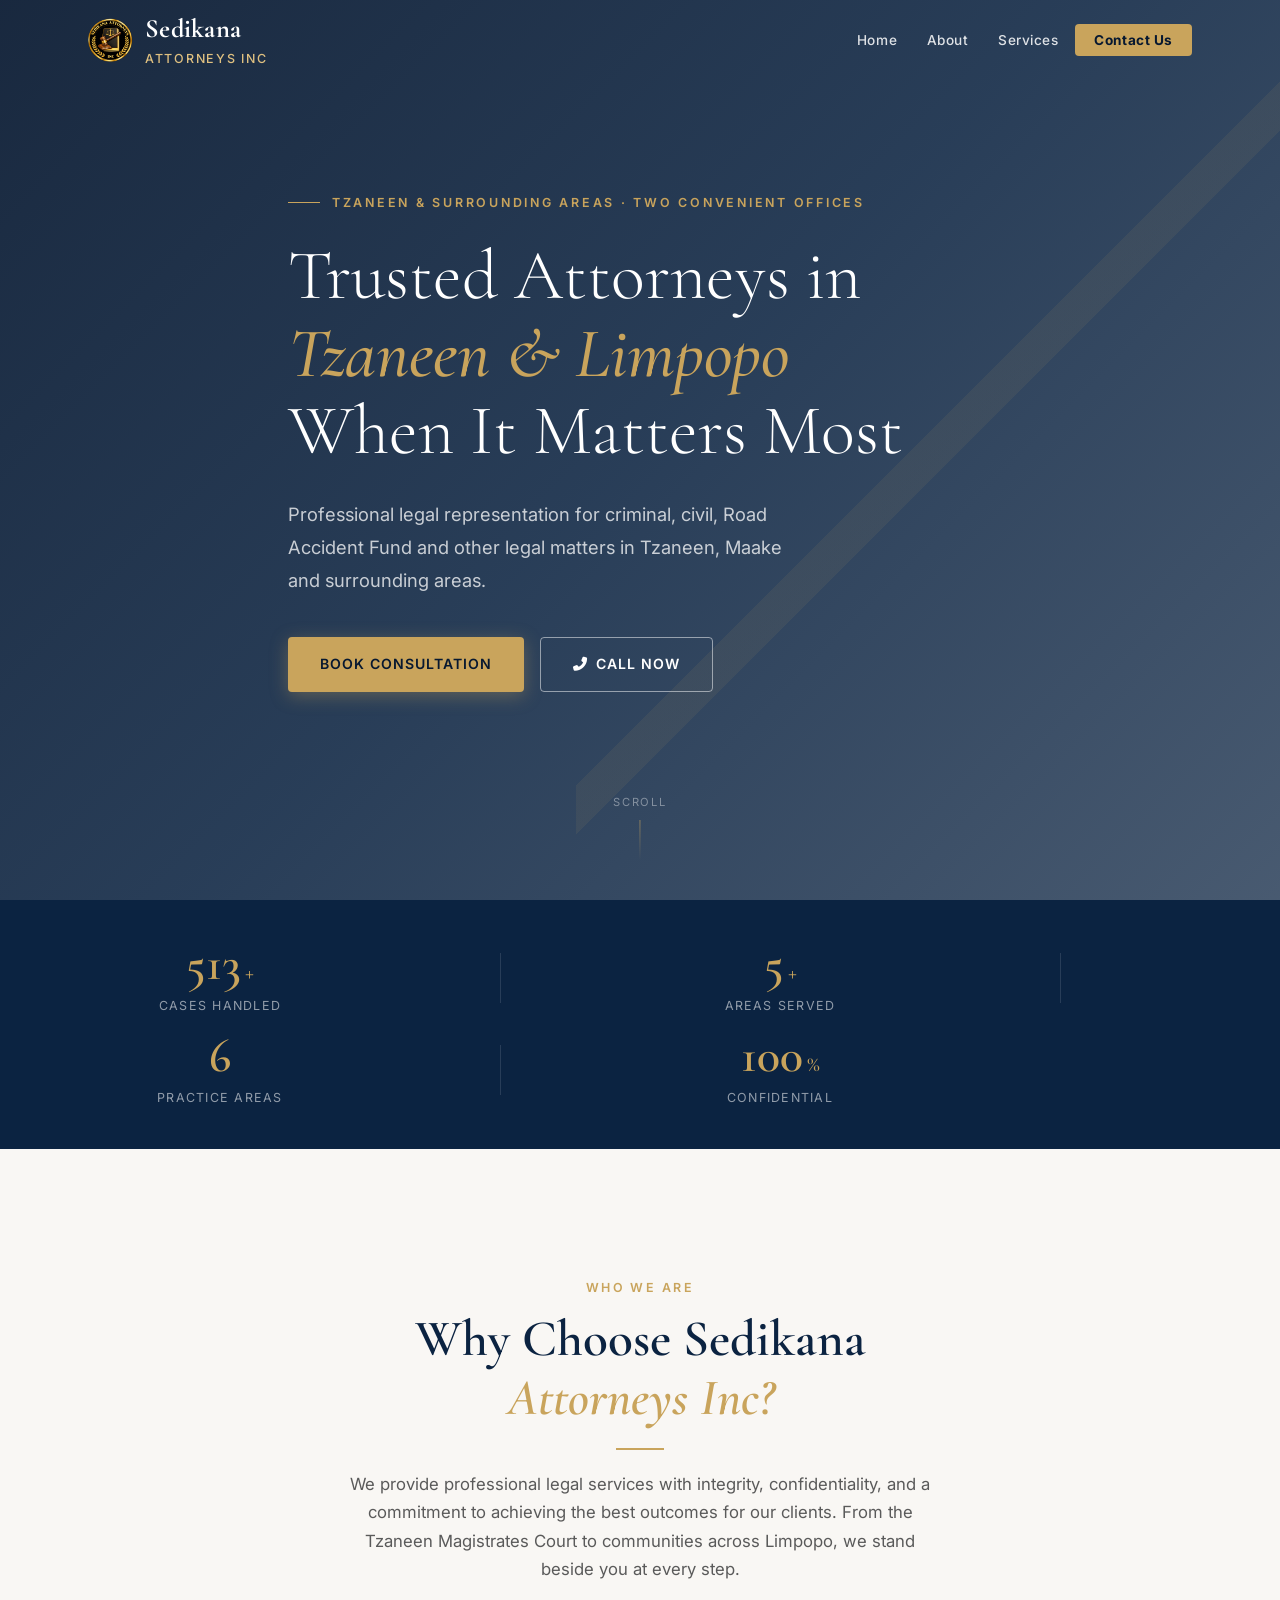
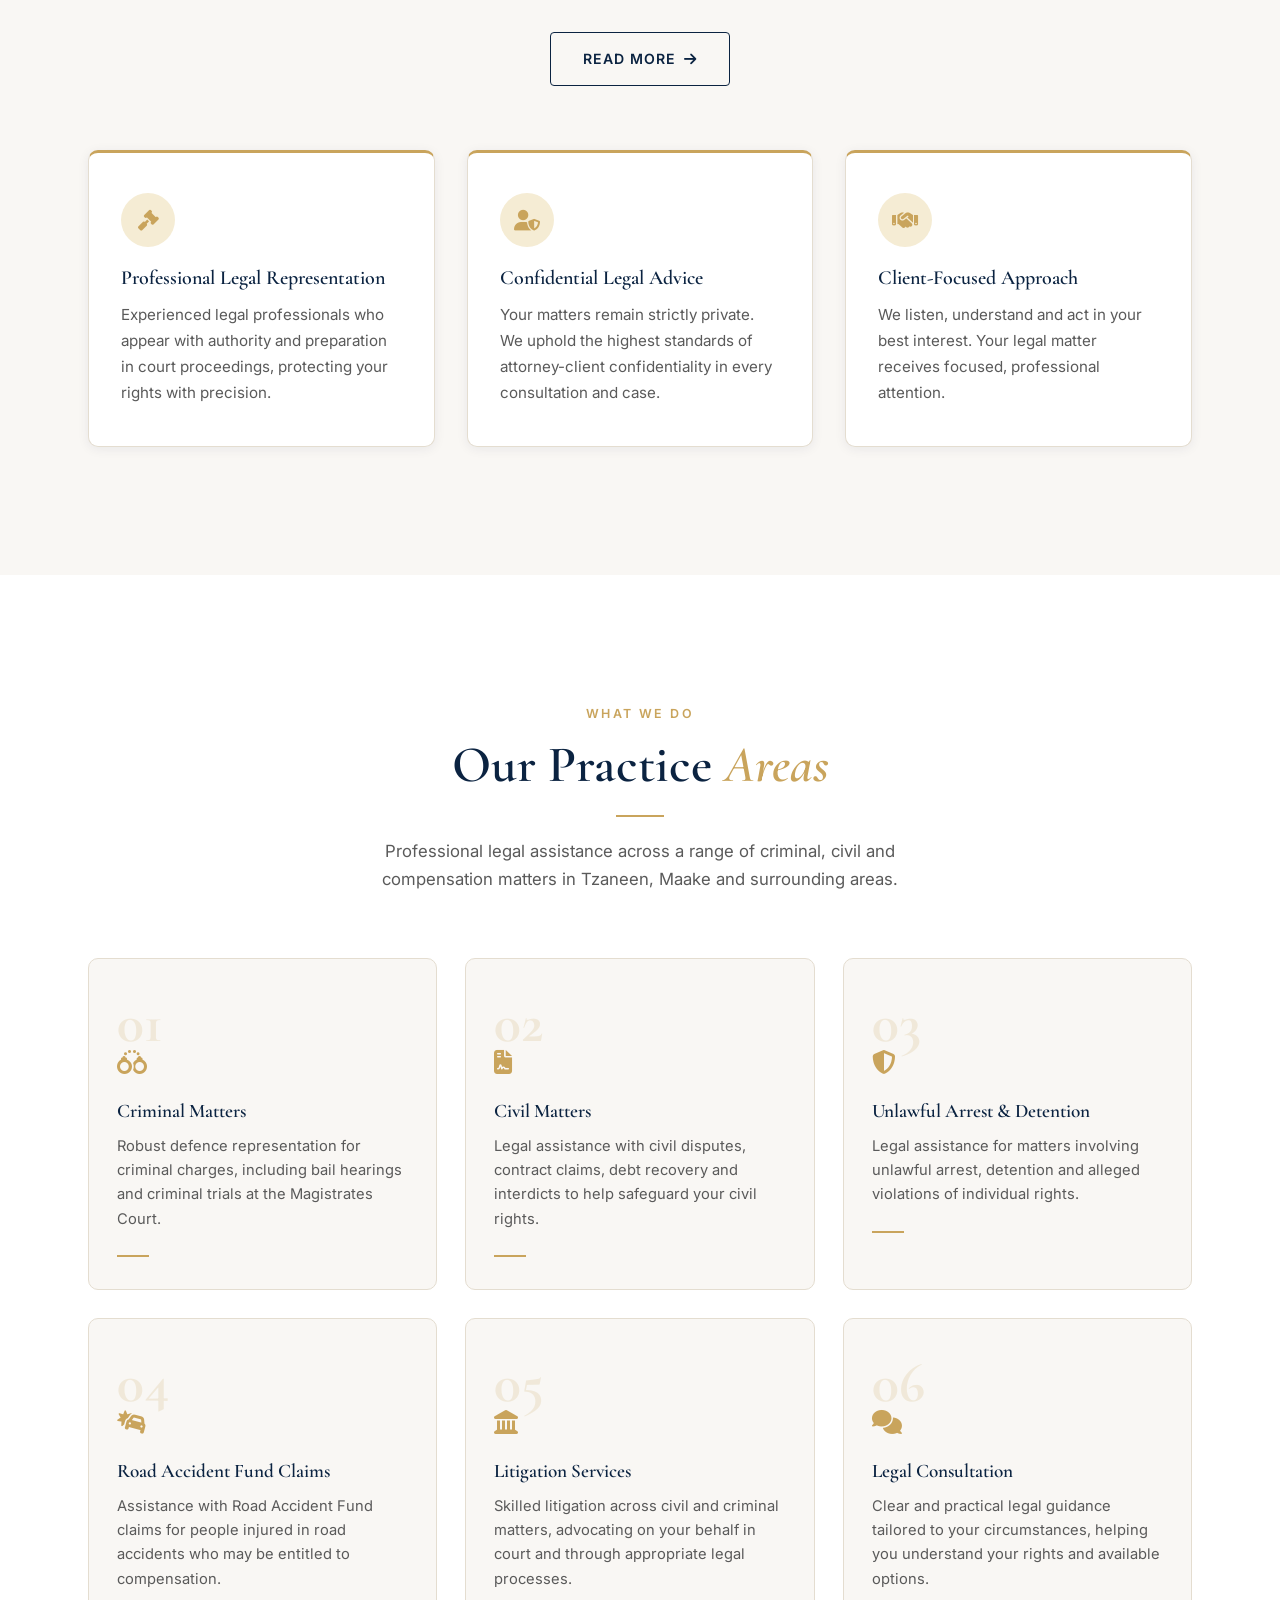
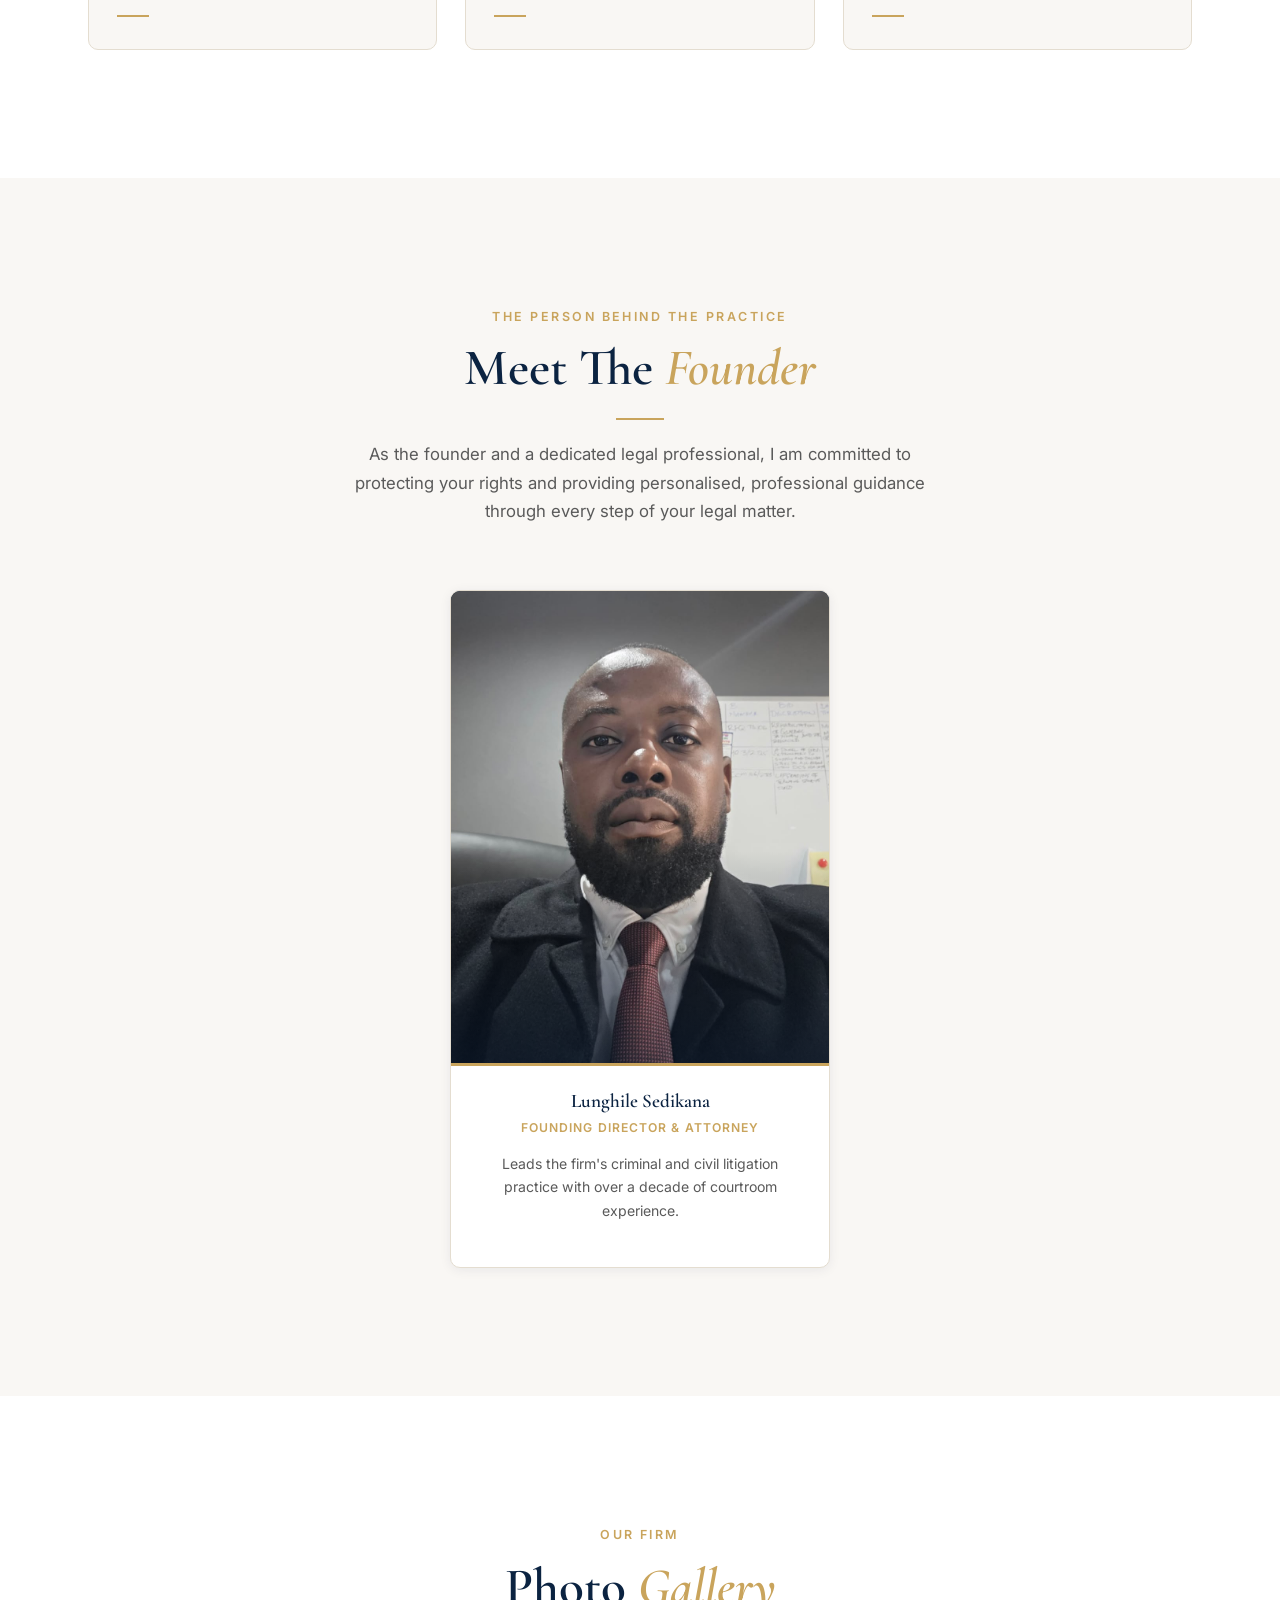
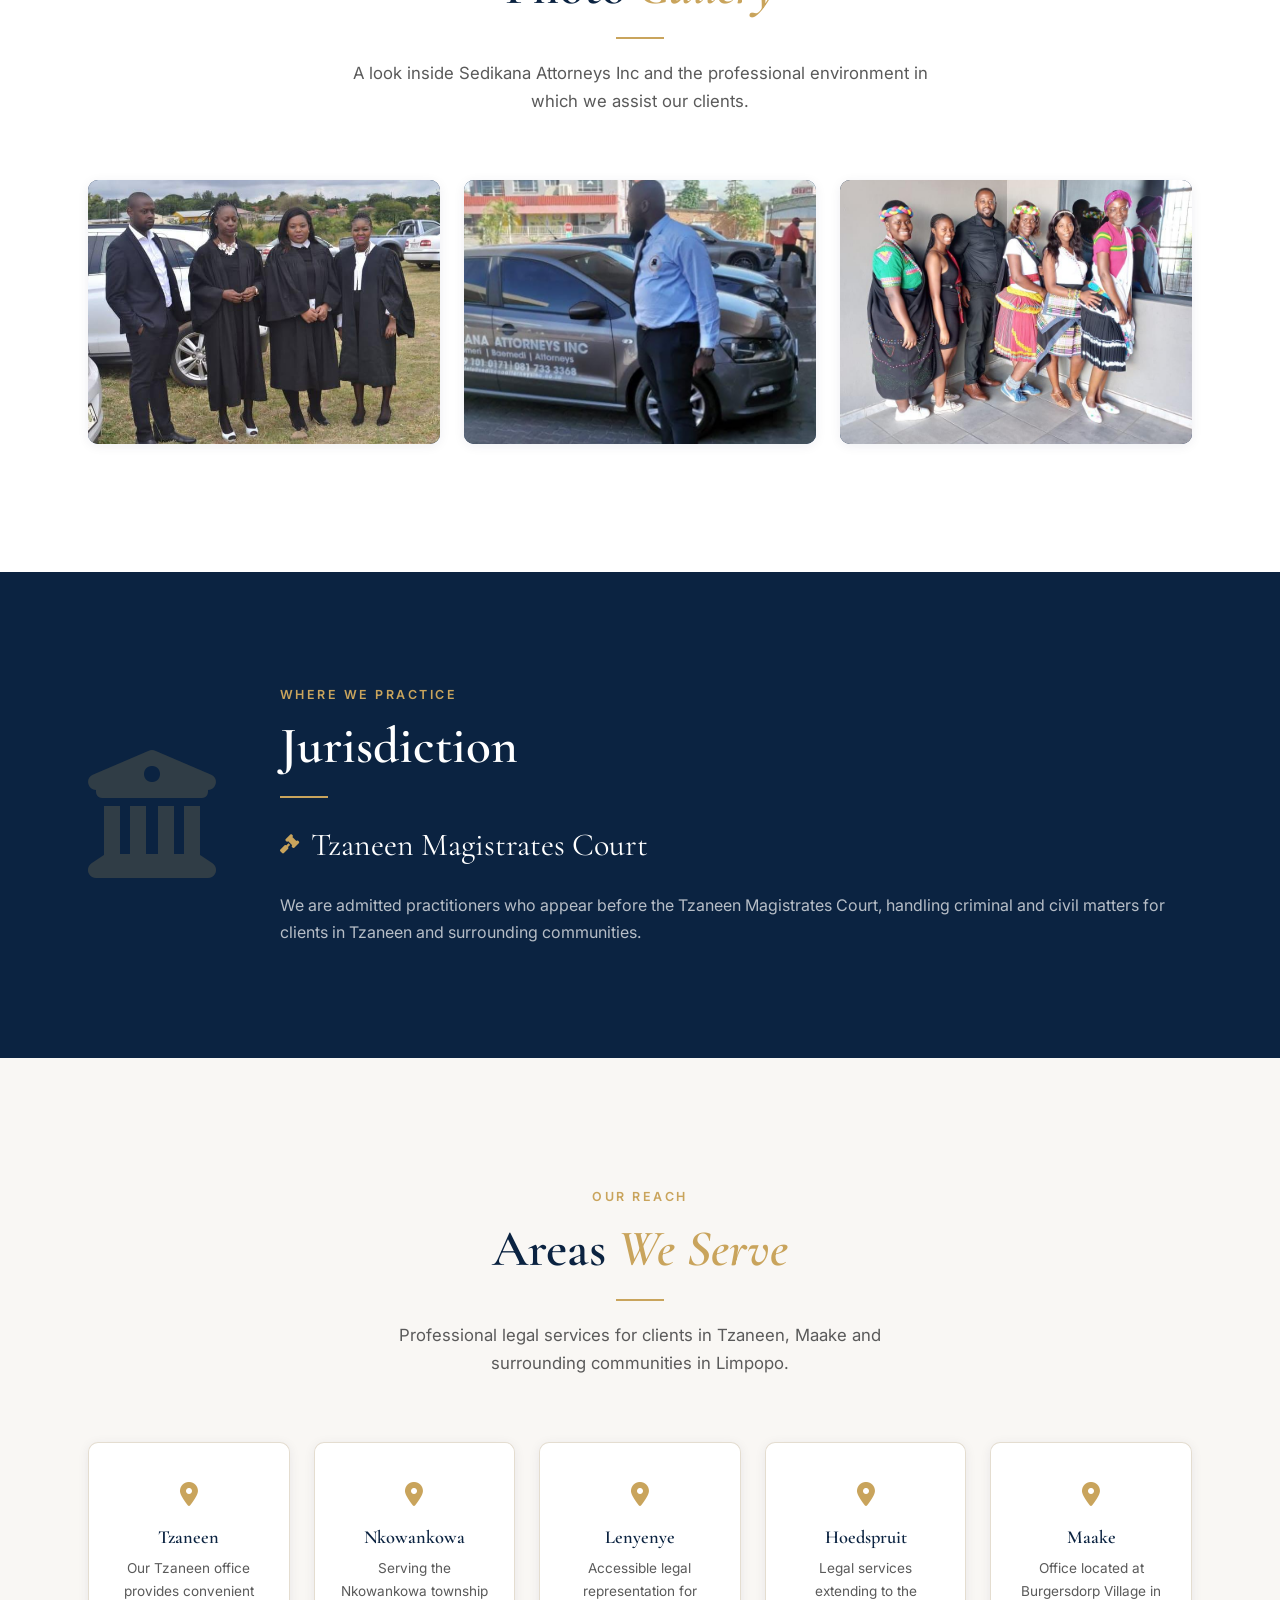
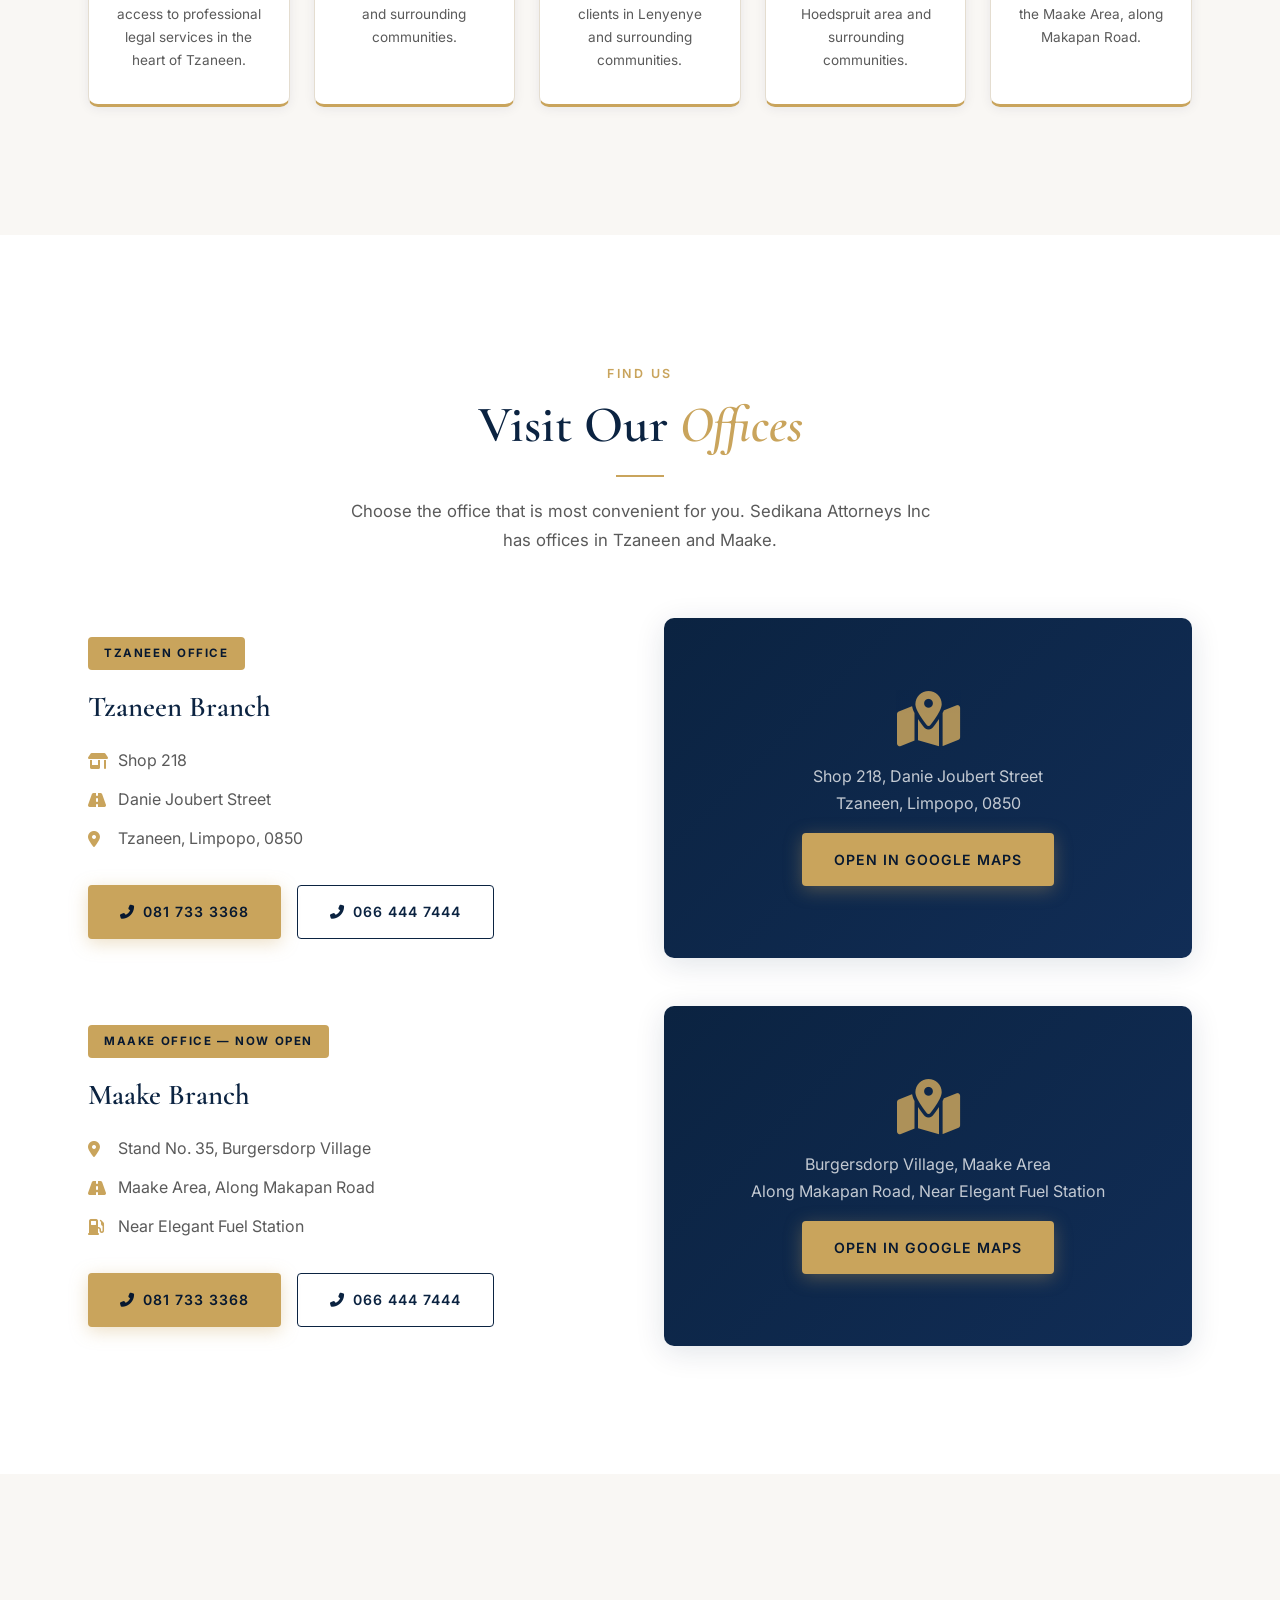
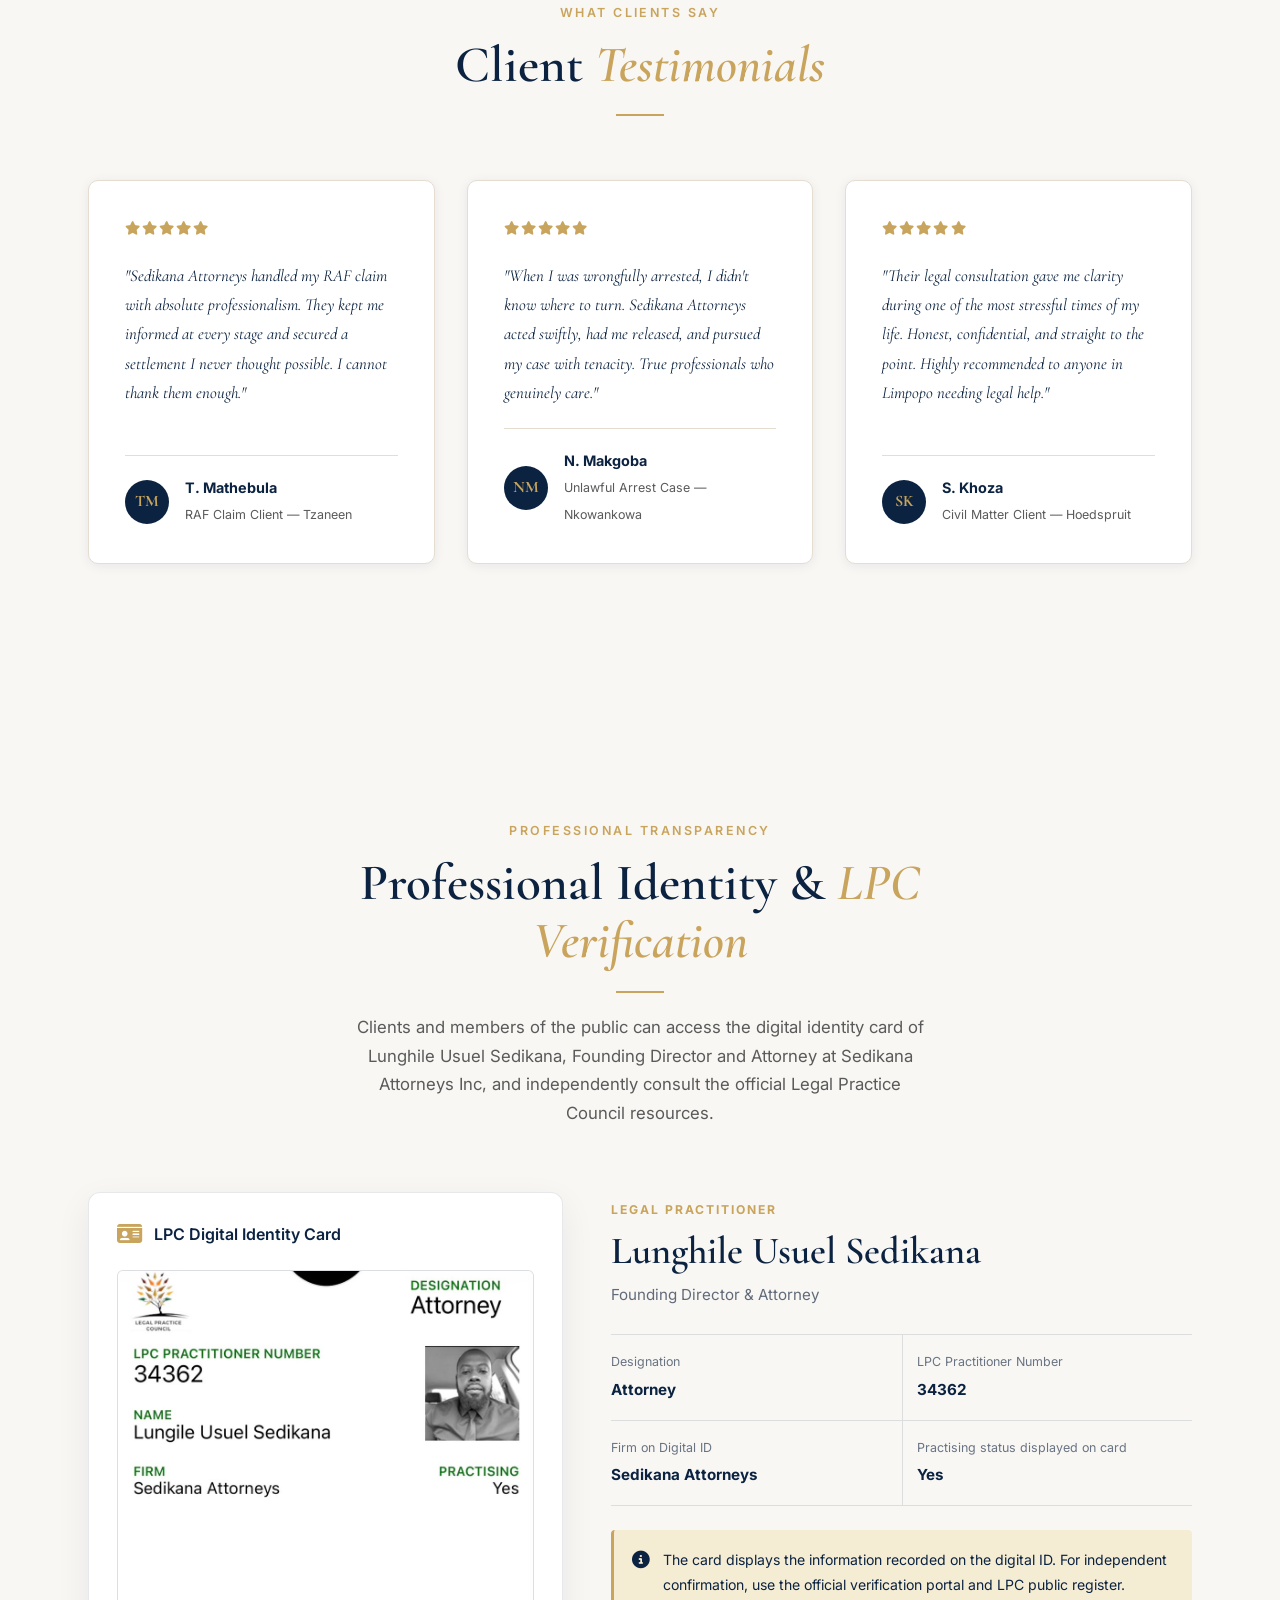
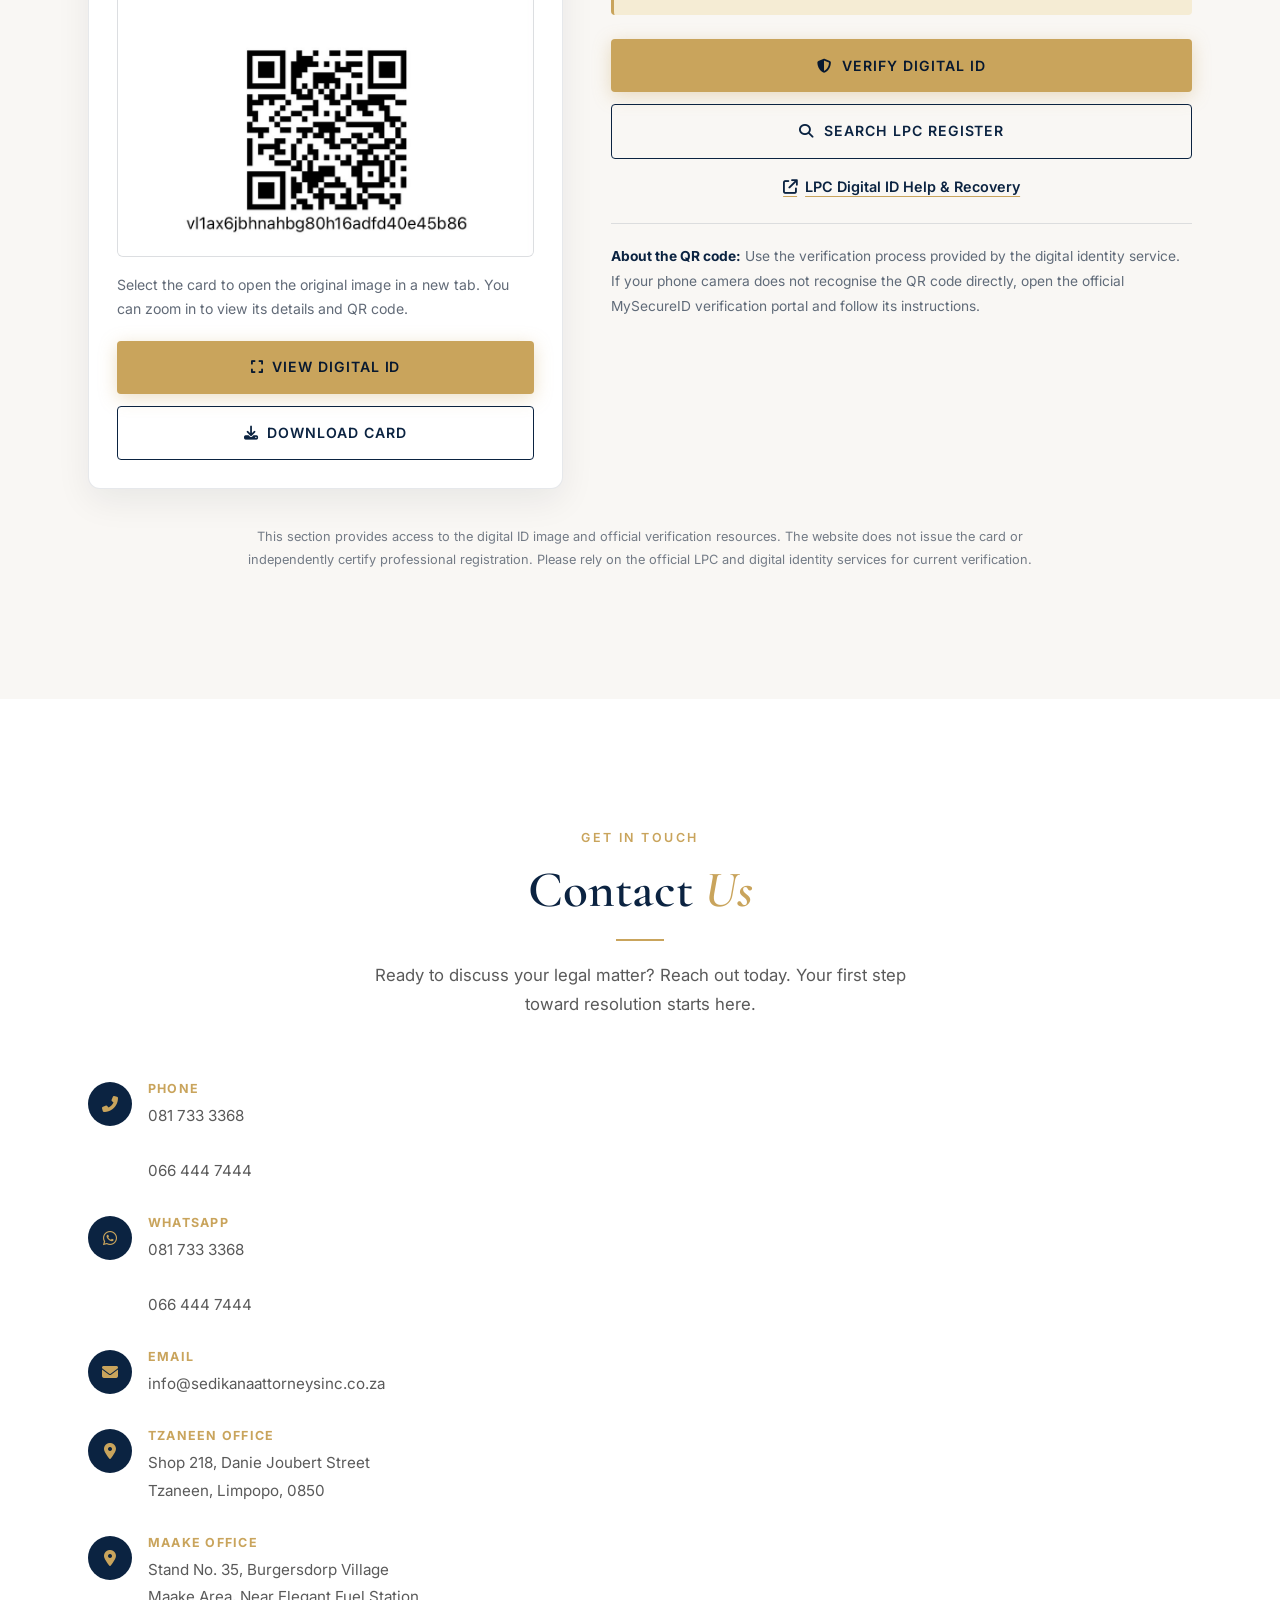
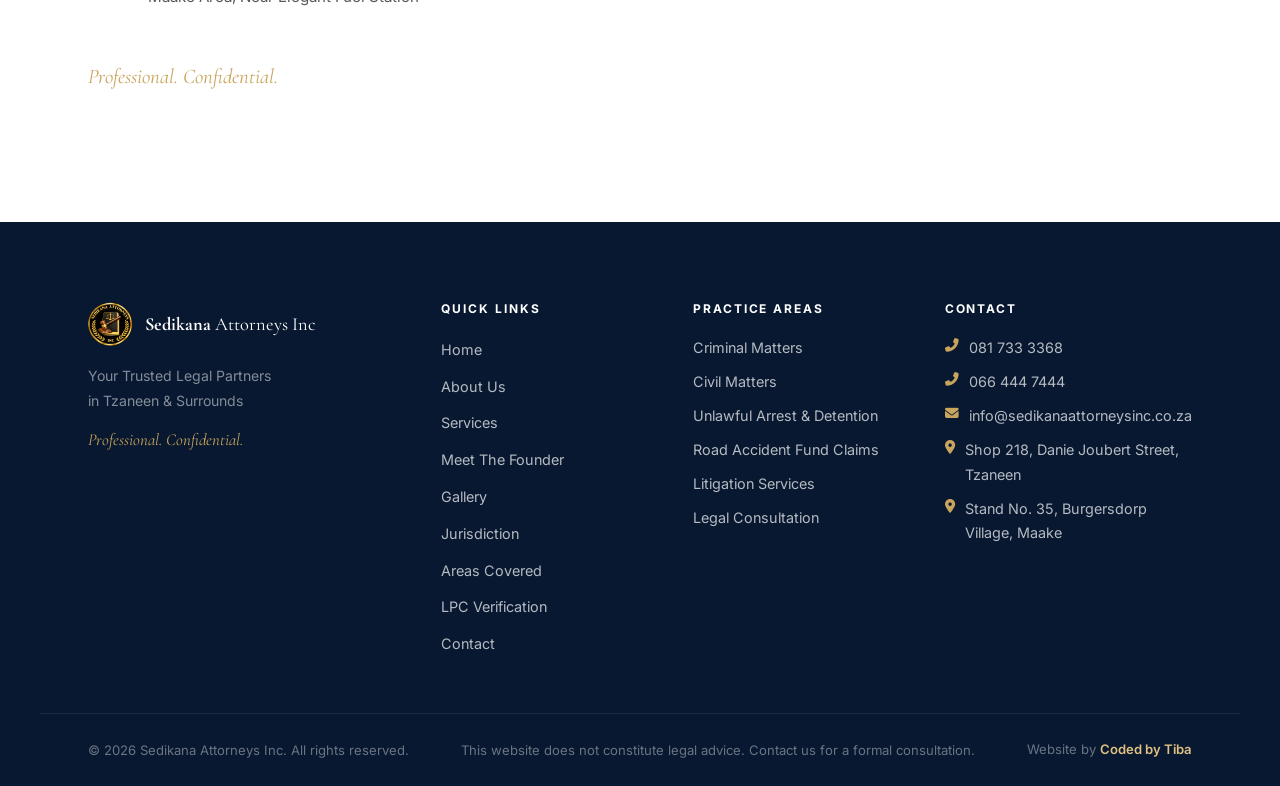
<file: index.html>
<!DOCTYPE html>
<html lang="en">
<head>
  <meta charset="UTF-8" />
  <meta name="viewport" content="width=device-width, initial-scale=1.0" />

  <!-- ===================== SEO ===================== -->
  <title>Sedikana Attorneys Inc | Attorneys in Tzaneen & Maake, Limpopo</title>
  <meta name="description" content="Sedikana Attorneys Inc provides professional legal services from offices in Tzaneen and Maake, serving Nkowankowa, Lenyenye, Hoedspruit and surrounding areas in Limpopo." />
  <meta name="keywords" content="attorneys Tzaneen, lawyers Tzaneen, attorneys Maake, lawyers Maake, attorneys Limpopo, criminal lawyers Tzaneen, civil lawyers Tzaneen, RAF claims Tzaneen, unlawful arrest attorney, Sedikana Attorneys" />
  <meta name="author" content="Sedikana Attorneys Inc" />
  <meta name="robots" content="index, follow" />
  <meta name="googlebot" content="index, follow" />
  <link rel="canonical" href="https://sedikanaattorneys.co.za/" />

  <!-- ===================== OPEN GRAPH ===================== -->
  <meta property="og:type" content="website" />
  <meta property="og:title" content="Sedikana Attorneys Inc | Attorneys in Tzaneen & Maake, Limpopo" />
  <meta property="og:description" content="Professional legal services from our offices in Tzaneen and Maake, serving Tzaneen, Nkowankowa, Lenyenye, Hoedspruit and surrounding areas." />
  <meta property="og:url" content="https://sedikanaattorneys.co.za/" />
  <meta property="og:site_name" content="Sedikana Attorneys Inc" />
  <meta property="og:image" content="https://sedikanaattorneys.co.za/images/og-image.jpg" />

  <!-- ===================== TWITTER / X ===================== -->
  <meta name="twitter:card" content="summary_large_image" />
  <meta name="twitter:title" content="Sedikana Attorneys Inc | Attorneys in Tzaneen & Maake, Limpopo" />
  <meta name="twitter:description" content="Professional legal services from our offices in Tzaneen and Maake, serving Tzaneen, Nkowankowa, Lenyenye, Hoedspruit and surrounding areas." />
  <meta name="twitter:image" content="https://sedikanaattorneys.co.za/images/og-image.jpg" />

  <!-- ===================== FAVICON ===================== -->
  <link rel="icon" type="image/jpeg" href="images/favicon.jpeg" />

  <!-- ===================== GOOGLE FONTS ===================== -->
  <link rel="preconnect" href="https://fonts.googleapis.com" />
  <link rel="preconnect" href="https://fonts.gstatic.com" crossorigin />
  <link href="https://fonts.googleapis.com/css2?family=Cormorant+Garamond:ital,wght@0,300;0,400;0,500;0,600;0,700;1,400;1,500&family=Inter:wght@300;400;500;600;700&display=swap" rel="stylesheet" />

  <!-- ===================== FONT AWESOME ===================== -->
  <link rel="stylesheet" href="https://cdnjs.cloudflare.com/ajax/libs/font-awesome/6.5.0/css/all.min.css" />

  <!-- ===================== MAIN STYLESHEET ===================== -->
  <link rel="stylesheet" href="style.css" />
</head>

<body>
  <!-- ===================== LOADING SCREEN ===================== -->
  <div id="loader" class="loader">
    <div class="loader__inner">
      <span class="navbar__logo-icon">
         <img src="images/logo.jpeg"
         alt="Sedikana Attorneys Inc Logo"
         style="display: block; margin: 0 auto;" />
       </span>
      <div class="loader__text">Sedikana Attorneys Inc</div>
      <div class="loader__bar">
        <div class="loader__fill"></div>
      </div>
    </div>
  </div>

  <!-- ===================== BACK TO TOP ===================== -->
  <button id="backToTop" class="back-to-top" aria-label="Back to top">
    <i class="fas fa-chevron-up"></i>
  </button>

  <!-- ===================== NAVIGATION ===================== -->
  <header id="navbar" class="navbar">
    <div class="container navbar__inner">
      <a href="#home" class="navbar__logo" aria-label="Sedikana Attorneys Inc home">
        <span class="navbar__logo-icon">
          <img src="images/logo.jpeg" alt="Sedikana Attorneys Inc Logo" />
        </span>
        <span class="navbar__logo-text">
          <strong>Sedikana</strong><br />
          <small>Attorneys Inc</small>
        </span>
      </a>

      <!-- Desktop Menu -->
      <nav class="navbar__menu" aria-label="Main navigation">
        <ul>
          <li><a href="#home">Home</a></li>
          <li><a href="#about">About</a></li>
          <li><a href="#services">Services</a></li>
          <!--<li><a href="#team">Founder</a></li>-->
          <!--<li><a href="#gallery">Gallery</a></li>-->
          <!--<li><a href="#jurisdiction">Jurisdiction</a></li>-->
          <!--<li><a href="#areas">Areas</a></li>-->
          <!--<li><a href="#lpc-verification">LPC Verification</a></li>-->
          <li><a href="#contact" class="navbar__cta">Contact Us</a></li>
        </ul>
      </nav>

      <!-- Hamburger -->
      <button id="hamburger" class="hamburger" aria-label="Open menu" aria-expanded="false" aria-controls="mobileMenu">
        <span></span>
        <span></span>
        <span></span>
      </button>
    </div>

    <!-- Mobile Drawer -->
    <nav id="mobileMenu" class="mobile-menu" aria-label="Mobile navigation">
      <ul>
        <li><a href="#home" class="mobile-link">Home</a></li>
        <li><a href="#about" class="mobile-link">About</a></li>
        <li><a href="#services" class="mobile-link">Services</a></li>
        <li><a href="#team" class="mobile-link">Founder</a></li>
        <li><a href="#gallery" class="mobile-link">Gallery</a></li>
        <li><a href="#jurisdiction" class="mobile-link">Jurisdiction</a></li>
        <li><a href="#areas" class="mobile-link">Areas Covered</a></li>
        <li><a href="#lpc-verification" class="mobile-link">LPC Verification</a></li>
        <li><a href="#contact" class="mobile-link">Contact Us</a></li>
      </ul>
    </nav>
  </header>

  <main>
    <!-- ===================== HERO ===================== -->
    <section id="home" class="hero" aria-labelledby="hero-title">
      <div class="hero__overlay"></div>
      <div class="hero__diagonal"></div>

      <div class="container hero__content">
        <p class="hero__eyebrow reveal">
          Tzaneen &amp; Surrounding Areas · Two Convenient Offices
        </p>

        <h1 id="hero-title" class="hero__headline reveal">
          Trusted Attorneys in<br />
          <em>Tzaneen &amp; Limpopo</em><br />
          When It Matters Most
        </h1>

        <p class="hero__sub reveal">
          Professional legal representation for criminal, civil,
          Road Accident Fund and other legal matters in Tzaneen,
          Maake and surrounding areas.
        </p>

        <div class="hero__actions reveal">
          <a href="#contact" class="btn btn--gold">Book Consultation</a>
          <a href="tel:0817333368" class="btn btn--outline" aria-label="Call Sedikana Attorneys">
            <i class="fas fa-phone-alt"></i>
            Call Now
          </a>
        </div>
      </div>

      <div class="hero__scroll-hint" aria-hidden="true">
        <span>Scroll</span>
        <div class="hero__scroll-line"></div>
      </div>
    </section>

    <!-- ===================== STATS BAR ===================== -->
    <div class="statsbar">
      <div class="container statsbar__inner">
        <div class="statsbar__item">
          <span class="statsbar__num" data-count="500">0</span>
          <span class="statsbar__suffix">+</span>
          <p>Cases Handled</p>
        </div>

        <div class="statsbar__divider"></div>

        <div class="statsbar__item">
          <span class="statsbar__num" data-count="5">0</span>
          <span class="statsbar__suffix">+</span>
          <p>Areas Served</p>
        </div>

        <div class="statsbar__divider"></div>

        <div class="statsbar__item">
          <span class="statsbar__num" data-count="6">0</span>
          <span class="statsbar__suffix"></span>
          <p>Practice Areas</p>
        </div>

        <div class="statsbar__divider"></div>

        <div class="statsbar__item">
          <span class="statsbar__num" data-count="100">0</span>
          <span class="statsbar__suffix">%</span>
          <p>Confidential</p>
        </div>
      </div>
    </div>

    <!-- ===================== ABOUT ===================== -->
    <section id="about" class="section about" aria-labelledby="about-title">
      <div class="container">
        <div class="section__header reveal">
          <p class="section__eyebrow">Who We Are</p>

          <h2 id="about-title" class="section__title">
            Why Choose Sedikana<br />
            <em>Attorneys Inc?</em>
          </h2>

          <div class="section__rule"></div>

          <p class="section__lead">
            We provide professional legal services with integrity,
            confidentiality, and a commitment to achieving the best
            outcomes for our clients. From the Tzaneen Magistrates
            Court to communities across Limpopo, we stand beside
            you at every step.
          </p>

          <div class="about__more reveal">
            <a href="about.html" class="btn btn--outline-dark">
              Read More
              <i class="fas fa-arrow-right"></i>
            </a>
          </div>
        </div>

        <div class="about__cards">
          <div class="about__card reveal">
            <div class="about__card-icon"><i class="fas fa-gavel"></i></div>
            <h3>Professional Legal Representation</h3>
            <p>
              Experienced legal professionals who appear with
              authority and preparation in court proceedings,
              protecting your rights with precision.
            </p>
          </div>

          <div class="about__card reveal">
            <div class="about__card-icon"><i class="fas fa-user-shield"></i></div>
            <h3>Confidential Legal Advice</h3>
            <p>
              Your matters remain strictly private. We uphold
              the highest standards of attorney-client
              confidentiality in every consultation and case.
            </p>
          </div>

          <div class="about__card reveal">
            <div class="about__card-icon"><i class="fas fa-handshake"></i></div>
            <h3>Client-Focused Approach</h3>
            <p>
              We listen, understand and act in your best
              interest. Your legal matter receives focused,
              professional attention.
            </p>
          </div>
        </div>
      </div>
    </section>

    <!-- ===================== SERVICES ===================== -->
    <section id="services" class="section services" aria-labelledby="services-title">
      <div class="container">
        <div class="section__header reveal">
          <p class="section__eyebrow">What We Do</p>

          <h2 id="services-title" class="section__title">
            Our Practice <em>Areas</em>
          </h2>

          <div class="section__rule"></div>

          <p class="section__lead">
            Professional legal assistance across a range of
            criminal, civil and compensation matters in Tzaneen,
            Maake and surrounding areas.
          </p>
        </div>

        <div class="services__grid">
          <div class="service-card reveal">
            <div class="service-card__num">01</div>
            <div class="service-card__icon"><i class="fas fa-handcuffs"></i></div>
            <h3>Criminal Matters</h3>
            <p>
              Robust defence representation for criminal charges,
              including bail hearings and criminal trials at the
              Magistrates Court.
            </p>
            <div class="service-card__line"></div>
          </div>

          <div class="service-card reveal">
            <div class="service-card__num">02</div>
            <div class="service-card__icon"><i class="fas fa-file-contract"></i></div>
            <h3>Civil Matters</h3>
            <p>
              Legal assistance with civil disputes, contract
              claims, debt recovery and interdicts to help
              safeguard your civil rights.
            </p>
            <div class="service-card__line"></div>
          </div>

          <div class="service-card reveal">
            <div class="service-card__num">03</div>
            <div class="service-card__icon"><i class="fas fa-shield-halved"></i></div>
            <h3>Unlawful Arrest &amp; Detention</h3>
            <p>
              Legal assistance for matters involving unlawful
              arrest, detention and alleged violations of
              individual rights.
            </p>
            <div class="service-card__line"></div>
          </div>

          <div class="service-card reveal">
            <div class="service-card__num">04</div>
            <div class="service-card__icon"><i class="fas fa-car-burst"></i></div>
            <h3>Road Accident Fund Claims</h3>
            <p>
              Assistance with Road Accident Fund claims for
              people injured in road accidents who may be
              entitled to compensation.
            </p>
            <div class="service-card__line"></div>
          </div>

          <div class="service-card reveal">
            <div class="service-card__num">05</div>
            <div class="service-card__icon"><i class="fas fa-landmark"></i></div>
            <h3>Litigation Services</h3>
            <p>
              Skilled litigation across civil and criminal
              matters, advocating on your behalf in court and
              through appropriate legal processes.
            </p>
            <div class="service-card__line"></div>
          </div>

          <div class="service-card reveal">
            <div class="service-card__num">06</div>
            <div class="service-card__icon"><i class="fas fa-comments"></i></div>
            <h3>Legal Consultation</h3>
            <p>
              Clear and practical legal guidance tailored to
              your circumstances, helping you understand your
              rights and available options.
            </p>
            <div class="service-card__line"></div>
          </div>
        </div>
      </div>
    </section>

    <!-- ===================== FOUNDER ===================== -->
    <section id="team" class="section team" aria-labelledby="team-title">
      <div class="container">
        <div class="section__header reveal">
          <p class="section__eyebrow">The Person Behind The Practice</p>

          <h2 id="team-title" class="section__title">
            Meet The <em>Founder</em>
          </h2>

          <div class="section__rule"></div>

          <p class="section__lead">
            As the founder and a dedicated legal professional,
            I am committed to protecting your rights and
            providing personalised, professional guidance
            through every step of your legal matter.
          </p>
        </div>

        <div class="team__grid team__grid--single">
          <div class="team-card reveal">
            <div class="team-card__photo">
              <img
                src="images/car2.jpeg"
                alt="Lunghile Sedikana, Founding Director and Attorney at Sedikana Attorneys Inc"
                loading="lazy"
                width="600"
                height="750"
              />
            </div>

            <div class="team-card__info">
              <h3>Lunghile Sedikana</h3>
              <p class="team-card__role">Founding Director &amp; Attorney</p>
              <p class="team-card__bio">
                Leads the firm's criminal and civil litigation
                practice with over a decade of courtroom
                experience.
              </p>
            </div>
          </div>
        </div>
      </div>
    </section>

    <!-- ===================== GALLERY ===================== -->
    <section id="gallery" class="section gallery" aria-labelledby="gallery-title">
      <div class="container">
        <div class="section__header reveal">
          <p class="section__eyebrow">Our Firm</p>

          <h2 id="gallery-title" class="section__title">
            Photo <em>Gallery</em>
          </h2>

          <div class="section__rule"></div>

          <p class="section__lead">
            A look inside Sedikana Attorneys Inc and the
            professional environment in which we assist our
            clients.
          </p>
        </div>

        <div class="gallery__grid">
          <div class="gallery-item reveal">
            <img src="images/stuff2.jpeg" alt="Sedikana Attorneys Inc office in Maake, Limpopo" loading="lazy" width="800" height="600" />
          </div>

          <div class="gallery-item reveal">
            <img src="images/lungilee.jpeg" alt="Sedikana Attorneys Inc legal practice in Tzaneen, Limpopo" loading="lazy" width="800" height="600" />
          </div>

          <div class="gallery-item reveal">
            <img src="images/stuff5.jpeg" alt="Sedikana Attorneys Inc professional legal office" loading="lazy" width="800" height="600" />
          </div>
        </div>
      </div>
    </section>

    <!-- ===================== JURISDICTION ===================== -->
    <section id="jurisdiction" class="section jurisdiction" aria-labelledby="jurisdiction-title">
      <div class="container">
        <div class="jurisdiction__inner reveal">
          <div class="jurisdiction__icon" aria-hidden="true">
            <i class="fas fa-building-columns"></i>
          </div>

          <div class="jurisdiction__content">
            <p class="section__eyebrow">Where We Practice</p>
            <h2 id="jurisdiction-title" class="section__title">Jurisdiction</h2>
            <div class="section__rule"></div>

            <p class="jurisdiction__court">
              <i class="fas fa-gavel"></i>
              Tzaneen Magistrates Court
            </p>

            <p>
              We are admitted practitioners who appear before
              the Tzaneen Magistrates Court, handling criminal
              and civil matters for clients in Tzaneen and
              surrounding communities.
            </p>
          </div>
        </div>
      </div>
    </section>

    <!-- ===================== AREAS COVERED ===================== -->
    <section id="areas" class="section areas" aria-labelledby="areas-title">
      <div class="container">
        <div class="section__header reveal">
          <p class="section__eyebrow">Our Reach</p>

          <h2 id="areas-title" class="section__title">
            Areas <em>We Serve</em>
          </h2>

          <div class="section__rule"></div>

          <p class="section__lead">
            Professional legal services for clients in Tzaneen,
            Maake and surrounding communities in Limpopo.
          </p>
        </div>

        <div class="areas__grid">
          <div class="area-card reveal">
            <div class="area-card__icon"><i class="fas fa-location-dot"></i></div>
            <h3>Tzaneen</h3>
            <p>Our Tzaneen office provides convenient access to professional legal services in the heart of Tzaneen.</p>
          </div>

          <div class="area-card reveal">
            <div class="area-card__icon"><i class="fas fa-location-dot"></i></div>
            <h3>Nkowankowa</h3>
            <p>Serving the Nkowankowa township and surrounding communities.</p>
          </div>

          <div class="area-card reveal">
            <div class="area-card__icon"><i class="fas fa-location-dot"></i></div>
            <h3>Lenyenye</h3>
            <p>Accessible legal representation for clients in Lenyenye and surrounding communities.</p>
          </div>

          <div class="area-card reveal">
            <div class="area-card__icon"><i class="fas fa-location-dot"></i></div>
            <h3>Hoedspruit</h3>
            <p>Legal services extending to the Hoedspruit area and surrounding communities.</p>
          </div>

          <div class="area-card reveal">
            <div class="area-card__icon"><i class="fas fa-location-dot"></i></div>
            <h3>Maake</h3>
            <p>Office located at Burgersdorp Village in the Maake Area, along Makapan Road.</p>
          </div>
        </div>
      </div>
    </section>

    <!-- ===================== OFFICE / MAP ===================== -->
    <section class="section office" aria-labelledby="office-title">
      <div class="container">
        <div class="section__header reveal">
          <p class="section__eyebrow">Find Us</p>

          <h2 id="office-title" class="section__title">
            Visit Our <em>Offices</em>
          </h2>

          <div class="section__rule"></div>

          <p class="section__lead">
            Choose the office that is most convenient for you.
            Sedikana Attorneys Inc has offices in Tzaneen and Maake.
          </p>
        </div>

        <div class="office__inner">
          <!-- Tzaneen Office Information -->
          <div class="office__info reveal">
            <div class="office__badge">TZANEEN OFFICE</div>
            <h3>Tzaneen Branch</h3>

            <ul class="office__list">
              <li><i class="fas fa-shop"></i> Shop 218</li>
              <li><i class="fas fa-road"></i> Danie Joubert Street</li>
              <li><i class="fas fa-location-dot"></i> Tzaneen, Limpopo, 0850</li>
            </ul>

            <div class="office__contact-row">
              <a href="tel:0817333368" class="btn btn--gold" aria-label="Call Sedikana Attorneys on 081 733 3368">
                <i class="fas fa-phone-alt"></i> 081 733 3368
              </a>

              <a href="tel:0664447444" class="btn btn--outline-dark" aria-label="Call Sedikana Attorneys on 066 444 7444">
                <i class="fas fa-phone-alt"></i> 066 444 7444
              </a>
            </div>
          </div>

          <!-- Tzaneen Google Maps -->
          <div class="office__map reveal">
            <div class="map-placeholder">
              <i class="fas fa-map-location-dot"></i>
              <p>Shop 218, Danie Joubert Street<br />Tzaneen, Limpopo, 0850</p>
              <a href="https://maps.google.com/?q=Shop+218+Danie+Joubert+Street+Tzaneen+0850" target="_blank" rel="noopener noreferrer" class="btn btn--gold">
                Open in Google Maps
              </a>
            </div>
          </div>

          <!-- Maake Office Information -->
          <div class="office__info reveal">
            <div class="office__badge">MAAKE OFFICE — NOW OPEN</div>
            <h3>Maake Branch</h3>

            <ul class="office__list">
              <li><i class="fas fa-location-dot"></i> Stand No. 35, Burgersdorp Village</li>
              <li><i class="fas fa-road"></i> Maake Area, Along Makapan Road</li>
              <li><i class="fas fa-gas-pump"></i> Near Elegant Fuel Station</li>
            </ul>

            <div class="office__contact-row">
              <a href="tel:0817333368" class="btn btn--gold" aria-label="Call Sedikana Attorneys on 081 733 3368">
                <i class="fas fa-phone-alt"></i> 081 733 3368
              </a>

              <a href="tel:0664447444" class="btn btn--outline-dark" aria-label="Call Sedikana Attorneys on 066 444 7444">
                <i class="fas fa-phone-alt"></i> 066 444 7444
              </a>
            </div>
          </div>

          <!-- Maake Google Maps -->
          <div class="office__map reveal">
            <div class="map-placeholder">
              <i class="fas fa-map-location-dot"></i>
              <p>Burgersdorp Village, Maake Area<br />Along Makapan Road, Near Elegant Fuel Station</p>
              <a href="https://maps.google.com/?q=Maake+Burgersdorp+Village+Makapan+Road" target="_blank" rel="noopener noreferrer" class="btn btn--gold">
                Open in Google Maps
              </a>
            </div>
          </div>
        </div>
      </div>
    </section>

    <!-- ===================== TESTIMONIALS ===================== -->
    <section class="section testimonials" aria-labelledby="testimonials-title">
      <div class="container">
        <div class="section__header reveal">
          <p class="section__eyebrow">What Clients Say</p>

          <h2 id="testimonials-title" class="section__title">
            Client <em>Testimonials</em>
          </h2>

          <div class="section__rule"></div>
        </div>

        <div class="testimonials__grid">
          <div class="testimonial-card reveal">
            <div class="testimonial-card__stars" aria-label="5 star testimonial">
              <i class="fas fa-star"></i><i class="fas fa-star"></i><i class="fas fa-star"></i><i class="fas fa-star"></i><i class="fas fa-star"></i>
            </div>

            <blockquote>
              "Sedikana Attorneys handled my RAF claim with
              absolute professionalism. They kept me informed
              at every stage and secured a settlement I never
              thought possible. I cannot thank them enough."
            </blockquote>

            <div class="testimonial-card__author">
              <div class="testimonial-card__avatar">TM</div>
              <div>
                <strong>T. Mathebula</strong>
                <span>RAF Claim Client — Tzaneen</span>
              </div>
            </div>
          </div>

          <div class="testimonial-card reveal">
            <div class="testimonial-card__stars" aria-label="5 star testimonial">
              <i class="fas fa-star"></i><i class="fas fa-star"></i><i class="fas fa-star"></i><i class="fas fa-star"></i><i class="fas fa-star"></i>
            </div>

            <blockquote>
              "When I was wrongfully arrested, I didn't know
              where to turn. Sedikana Attorneys acted swiftly,
              had me released, and pursued my case with
              tenacity. True professionals who genuinely care."
            </blockquote>

            <div class="testimonial-card__author">
              <div class="testimonial-card__avatar">NM</div>
              <div>
                <strong>N. Makgoba</strong>
                <span>Unlawful Arrest Case — Nkowankowa</span>
              </div>
            </div>
          </div>

          <div class="testimonial-card reveal">
            <div class="testimonial-card__stars" aria-label="5 star testimonial">
              <i class="fas fa-star"></i><i class="fas fa-star"></i><i class="fas fa-star"></i><i class="fas fa-star"></i><i class="fas fa-star"></i>
            </div>

            <blockquote>
              "Their legal consultation gave me clarity during
              one of the most stressful times of my life.
              Honest, confidential, and straight to the point.
              Highly recommended to anyone in Limpopo needing
              legal help."
            </blockquote>

            <div class="testimonial-card__author">
              <div class="testimonial-card__avatar">SK</div>
              <div>
                <strong>S. Khoza</strong>
                <span>Civil Matter Client — Hoedspruit</span>
              </div>
            </div>
          </div>
        </div>
      </div>
    </section>

    <!-- ===================== LPC DIGITAL ID & VERIFICATION ===================== -->
    <section id="lpc-verification" class="section lpc-verification" aria-labelledby="lpc-title">
      <div class="container">
        <div class="section__header reveal">
          <p class="section__eyebrow">Professional Transparency</p>

          <h2 id="lpc-title" class="section__title">
            Professional Identity &amp; <em>LPC Verification</em>
          </h2>

          <div class="section__rule"></div>

          <p class="section__lead">
            Clients and members of the public can access the digital
            identity card of Lunghile Usuel Sedikana, Founding Director
            and Attorney at Sedikana Attorneys Inc, and independently
            consult the official Legal Practice Council resources.
          </p>
        </div>

        <div class="lpc-verification__inner">
          <!-- Digital ID Card -->
          <div class="lpc-verification__card reveal">
            <div class="lpc-verification__card-heading">
              <i class="fas fa-id-card"></i>
              <span>LPC Digital Identity Card</span>
            </div>

            <a
              href="images/lungileId.jpeg"
              target="_blank"
              rel="noopener noreferrer"
              class="lpc-verification__image-link"
              aria-label="Open Lungile Usuel Sedikana's LPC digital identity card in a new tab"
            >
              <img
                src="images/lungileId.jpeg"
                alt="LPC Digital ID card for Lungile Usuel Sedikana, practitioner number 34362, designation Attorney, firm Sedikana Attorneys, practising status shown as Yes"
                loading="lazy"
                width="1044"
                height="1440"
              />
            </a>

            <p class="lpc-verification__hint">
              Select the card to open the original image in a new tab.
              You can zoom in to view its details and QR code.
            </p>

            <div class="lpc-verification__card-actions">
              <a
                href="images/lungileId.jpeg"
                target="_blank"
                rel="noopener noreferrer"
                class="btn btn--gold"
              >
                <i class="fas fa-expand"></i>
                View Digital ID
              </a>

              <a
                href="images/lungileId.jpeg"
                download="Lungile-Usuel-Sedikana-LPC-Digital-ID.jpeg"
                class="btn btn--outline-dark"
              >
                <i class="fas fa-download"></i>
                Download Card
              </a>
            </div>
          </div>

          <!-- Verification Information -->
          <div class="lpc-verification__details reveal">
            <div class="lpc-verification__identity">
              <p class="lpc-verification__label">Legal Practitioner</p>
              <h3>Lunghile Usuel Sedikana</h3>
              <p class="lpc-verification__role">Founding Director &amp; Attorney</p>

              <div class="lpc-verification__facts">
                <div>
                  <span>Designation</span>
                  <strong>Attorney</strong>
                </div>

                <div>
                  <span>LPC Practitioner Number</span>
                  <strong>34362</strong>
                </div>

                <div>
                  <span>Firm on Digital ID</span>
                  <strong>Sedikana Attorneys</strong>
                </div>

                <div>
                  <span>Practising status displayed on card</span>
                  <strong>Yes</strong>
                </div>
              </div>
            </div>

            <div class="lpc-verification__notice">
              <i class="fas fa-circle-info" aria-hidden="true"></i>
              <p>
                The card displays the information recorded on the
                digital ID. For independent confirmation, use the
                official verification portal and LPC public register.
              </p>
            </div>

            <div class="lpc-verification__actions">
              <a
                href="https://mysecureid.co.za/verify"
                target="_blank"
                rel="noopener noreferrer"
                class="btn btn--gold"
              >
                <i class="fas fa-shield-halved"></i>
                Verify Digital ID
              </a>

              <a
                href="https://lpc.org.za/members-of-the-public/list-of-legal-practitioners/"
                target="_blank"
                rel="noopener noreferrer"
                class="btn btn--outline-dark"
              >
                <i class="fas fa-magnifying-glass"></i>
                Search LPC Register
              </a>

              <a
                href="https://lpc.org.za/legal-practitioners/identity-card-application/"
                target="_blank"
                rel="noopener noreferrer"
                class="lpc-verification__help-link"
              >
                <i class="fas fa-arrow-up-right-from-square"></i>
                LPC Digital ID Help &amp; Recovery
              </a>
            </div>

            <p class="lpc-verification__qr-note">
              <strong>About the QR code:</strong> Use the verification
              process provided by the digital identity service. If your
              phone camera does not recognise the QR code directly,
              open the official MySecureID verification portal and follow
              its instructions.
            </p>
          </div>
        </div>

        <p class="lpc-verification__disclaimer">
          This section provides access to the digital ID image and
          official verification resources. The website does not issue
          the card or independently certify professional registration.
          Please rely on the official LPC and digital identity services
          for current verification.
        </p>
      </div>
    </section>

    <!-- ===================== CONTACT ===================== -->
    <section id="contact" class="section contact" aria-labelledby="contact-title">
      <div class="container">
        <div class="section__header reveal">
          <p class="section__eyebrow">Get In Touch</p>

          <h2 id="contact-title" class="section__title">
            Contact <em>Us</em>
          </h2>

          <div class="section__rule"></div>

          <p class="section__lead">
            Ready to discuss your legal matter? Reach out today.
            Your first step toward resolution starts here.
          </p>
        </div>

        <div class="contact__inner">
          <!-- Contact Details -->
          <div class="contact__details reveal">
            <div class="contact__item">
              <div class="contact__item-icon"><i class="fas fa-phone-alt"></i></div>
              <div>
                <h4>Phone</h4>
                <a href="tel:0817333368">081 733 3368</a><br />
                <a href="tel:0664447444">066 444 7444</a>
              </div>
            </div>

            <div class="contact__item">
              <div class="contact__item-icon"><i class="fab fa-whatsapp"></i></div>
              <div>
                <h4>WhatsApp</h4>
                <a href="https://wa.me/27817333368" target="_blank" rel="noopener noreferrer">081 733 3368</a><br />
                <a href="https://wa.me/27664447444" target="_blank" rel="noopener noreferrer">066 444 7444</a>
              </div>
            </div>

            <div class="contact__item">
              <div class="contact__item-icon"><i class="fas fa-envelope"></i></div>
              <div>
                <h4>Email</h4>
                <a href="mailto:info@sedikanaattorneysinc.co.za">info@sedikanaattorneysinc.co.za</a>
              </div>
            </div>

            <div class="contact__item">
              <div class="contact__item-icon"><i class="fas fa-map-marker-alt"></i></div>
              <div>
                <h4>Tzaneen Office</h4>
                <p>Shop 218, Danie Joubert Street<br />Tzaneen, Limpopo, 0850</p>
              </div>
            </div>

            <div class="contact__item">
              <div class="contact__item-icon"><i class="fas fa-map-marker-alt"></i></div>
              <div>
                <h4>Maake Office</h4>
                <p>Stand No. 35, Burgersdorp Village<br />Maake Area, Near Elegant Fuel Station</p>
              </div>
            </div>

            <div class="contact__tagline">
              <p><em>Professional. Confidential.</em></p>
            </div>
          </div>

          <!-- Google Form -
          <div class="contact__form-wrap reveal">
            <iframe
              src="https://docs.google.com/forms/d/e/1FAIpQLSf_H_OQtsUwc6ift4WdVWUd7U6nxZFU-El9WQbEdvzqSxgOGw/viewform?usp=publish-editor"
              width="100%"
              height="961"
              frameborder="0"
              marginheight="0"
              marginwidth="0"
              title="Sedikana Attorneys Inc Contact Form"
            >
              Loading…
            </iframe>
          </div>-->
        </div>
      </div>
    </section>
  </main>

  <!-- ===================== FOOTER ===================== -->
  <footer class="footer">
    <div class="container footer__inner">
      <!-- Brand -->
      <div class="footer__brand">
        <div class="footer__logo">
          <span class="navbar__logo-icon">
            <img src="images/logo.jpeg" alt="Sedikana Attorneys Inc Logo" />
          </span>
          <span>
            <strong>Sedikana</strong>
            Attorneys Inc
          </span>
        </div>

        <p class="footer__tagline">
          Your Trusted Legal Partners<br />
          in Tzaneen &amp; Surrounds
        </p>

        <p class="footer__motto">
          <em>Professional. Confidential.</em>
        </p>
      </div>

      <!-- Quick Links -->
      <div class="footer__links">
        <h4>Quick Links</h4>
        <ul>
          <li><a href="#home">Home</a></li>
          <li><a href="#about">About Us</a></li>
          <li><a href="#services">Services</a></li>
          <li><a href="#team">Meet The Founder</a></li>
          <li><a href="#gallery">Gallery</a></li>
          <li><a href="#jurisdiction">Jurisdiction</a></li>
          <li><a href="#areas">Areas Covered</a></li>
          <li><a href="#lpc-verification">LPC Verification</a></li>
          <li><a href="#contact">Contact</a></li>
        </ul>
      </div>

      <!-- Practice Areas -->
      <div class="footer__services">
        <h4>Practice Areas</h4>
        <ul>
          <li>Criminal Matters</li>
          <li>Civil Matters</li>
          <li>Unlawful Arrest &amp; Detention</li>
          <li>Road Accident Fund Claims</li>
          <li>Litigation Services</li>
          <li>Legal Consultation</li>
        </ul>
      </div>

      <!-- Contact -->
      <div class="footer__contact">
        <h4>Contact</h4>
        <ul>
          <li>
            <i class="fas fa-phone-alt"></i>
            <a href="tel:0817333368">081 733 3368</a>
          </li>
          <li>
            <i class="fas fa-phone-alt"></i>
            <a href="tel:0664447444">066 444 7444</a>
          </li>
          <li>
            <i class="fas fa-envelope"></i>
            <a href="mailto:info@sedikanaattorneysinc.co.za">info@sedikanaattorneysinc.co.za</a>
          </li>
          <li>
            <i class="fas fa-map-marker-alt"></i>
            Shop 218, Danie Joubert Street, Tzaneen
          </li>
          <li>
            <i class="fas fa-map-marker-alt"></i>
            Stand No. 35, Burgersdorp Village, Maake
          </li>
        </ul>
      </div>
    </div>

    <!-- Footer Bottom -->
    <div class="footer__bottom">
      <div class="container footer__bottom-inner">
        <p>
          &copy;
          <span id="year"></span>
          Sedikana Attorneys Inc.
          All rights reserved.
        </p>

        <p class="footer__disclaimer">
          This website does not constitute legal advice.
          Contact us for a formal consultation.
        </p>

        <p class="footer__credit">
          Website by
          <a href="https://codedbytiba.co.za/" target="_blank" rel="noopener noreferrer">
            Coded by Tiba
          </a>
        </p>
      </div>
    </div>
  </footer>

  <!-- ===================== MAIN SCRIPT ===================== -->
  <script src="script.js"></script>
</body>
</html>
</file>
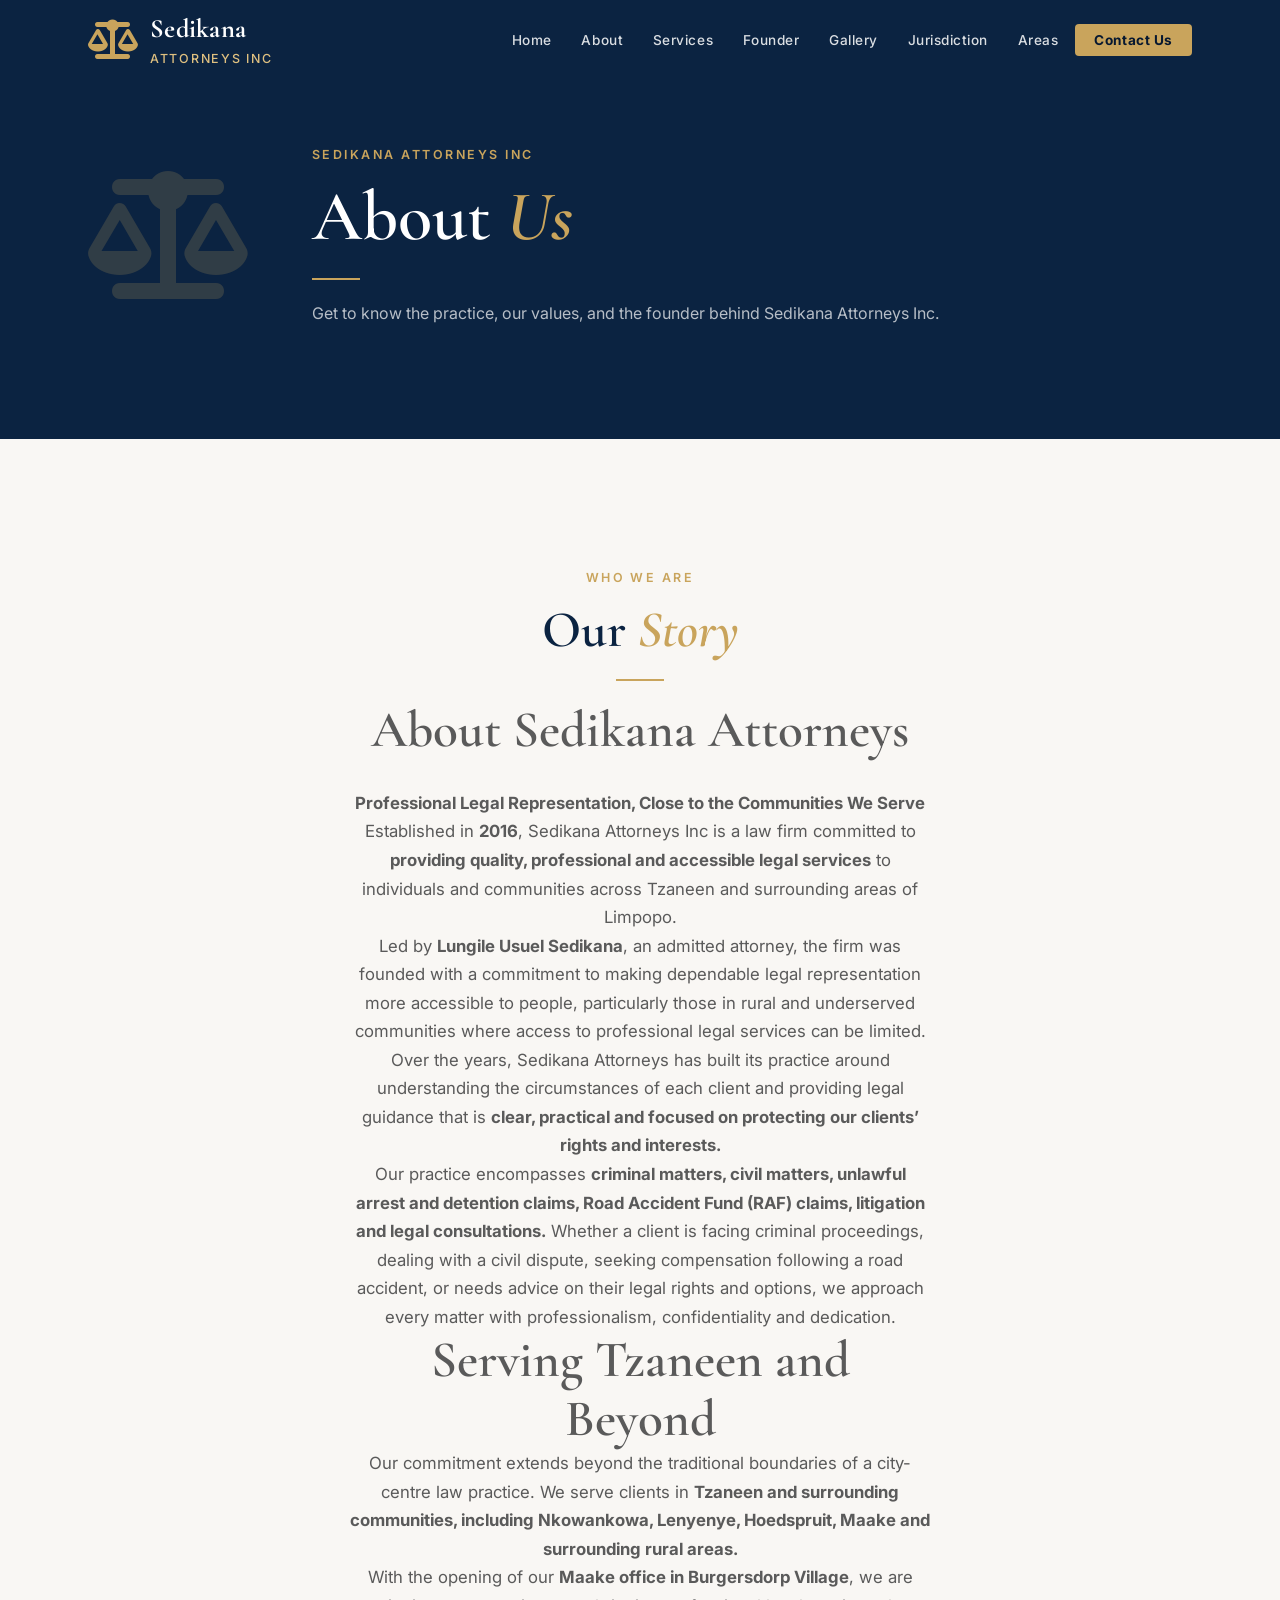
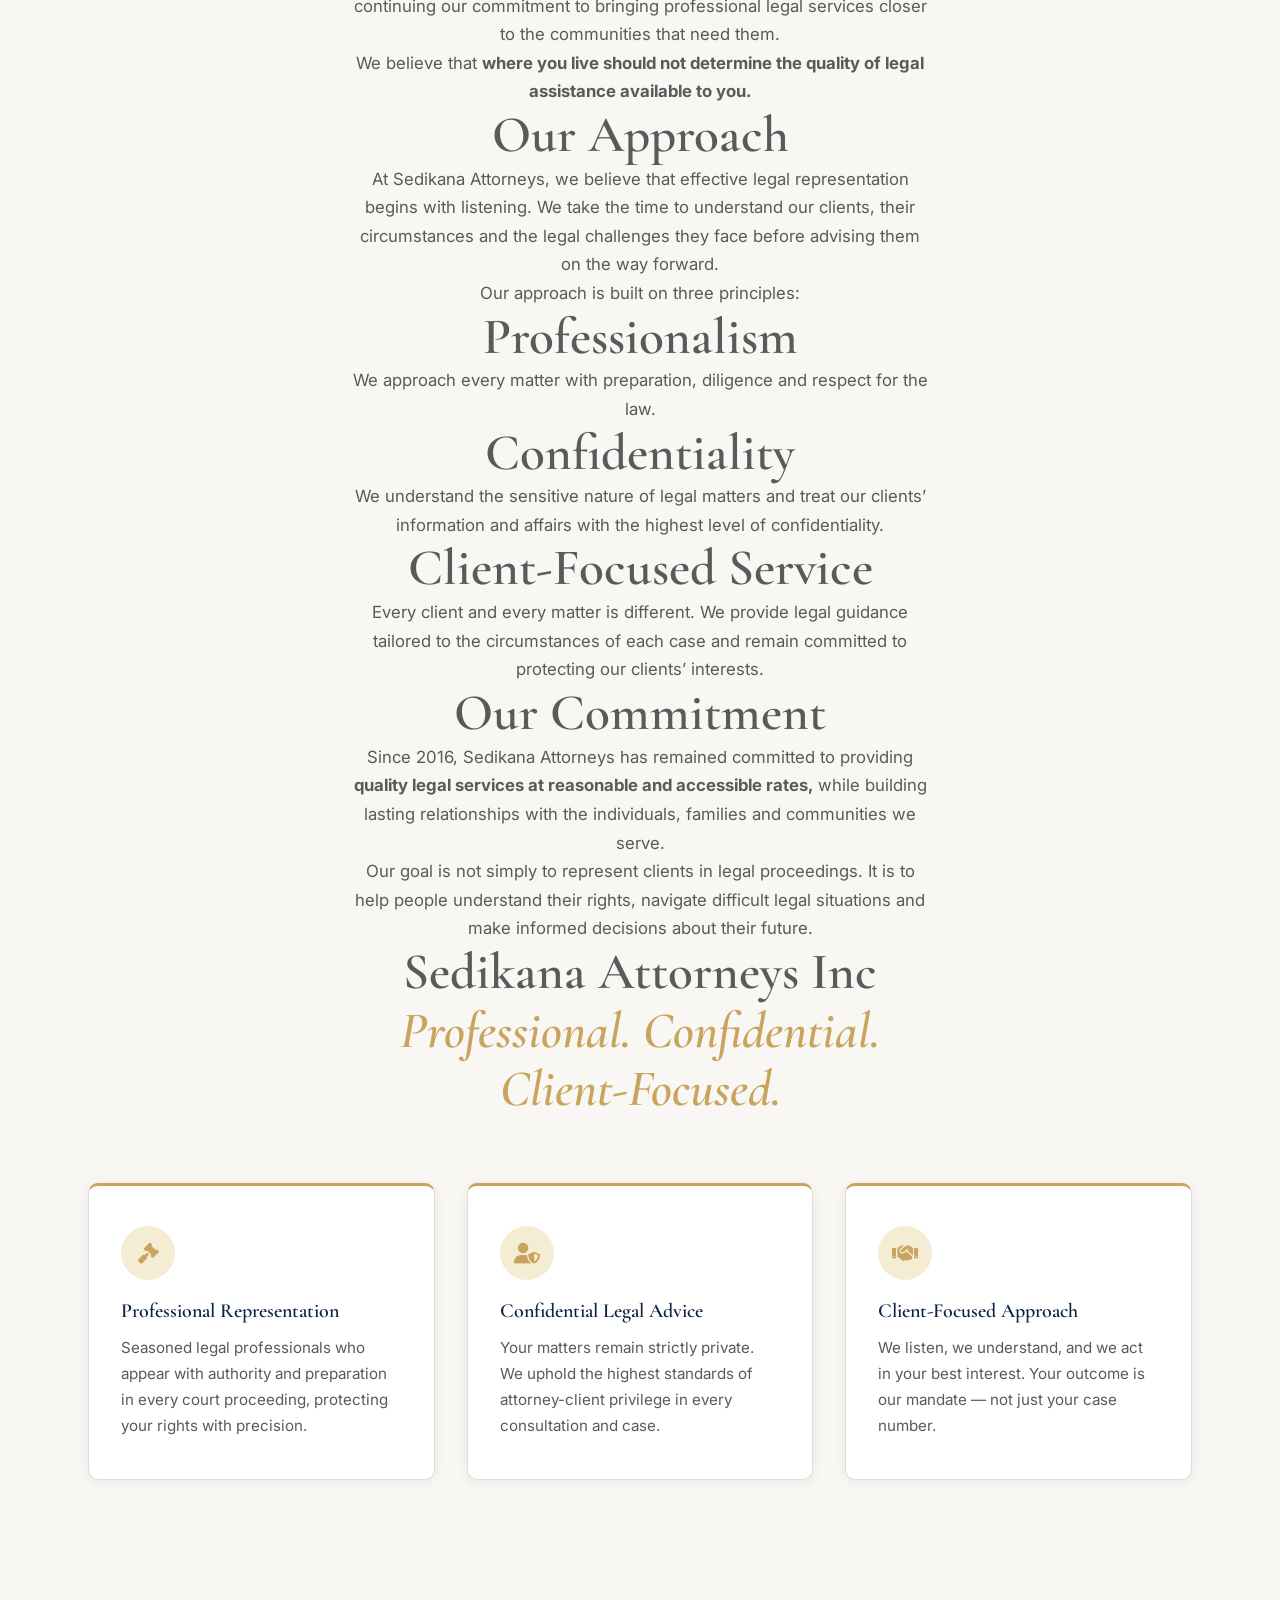
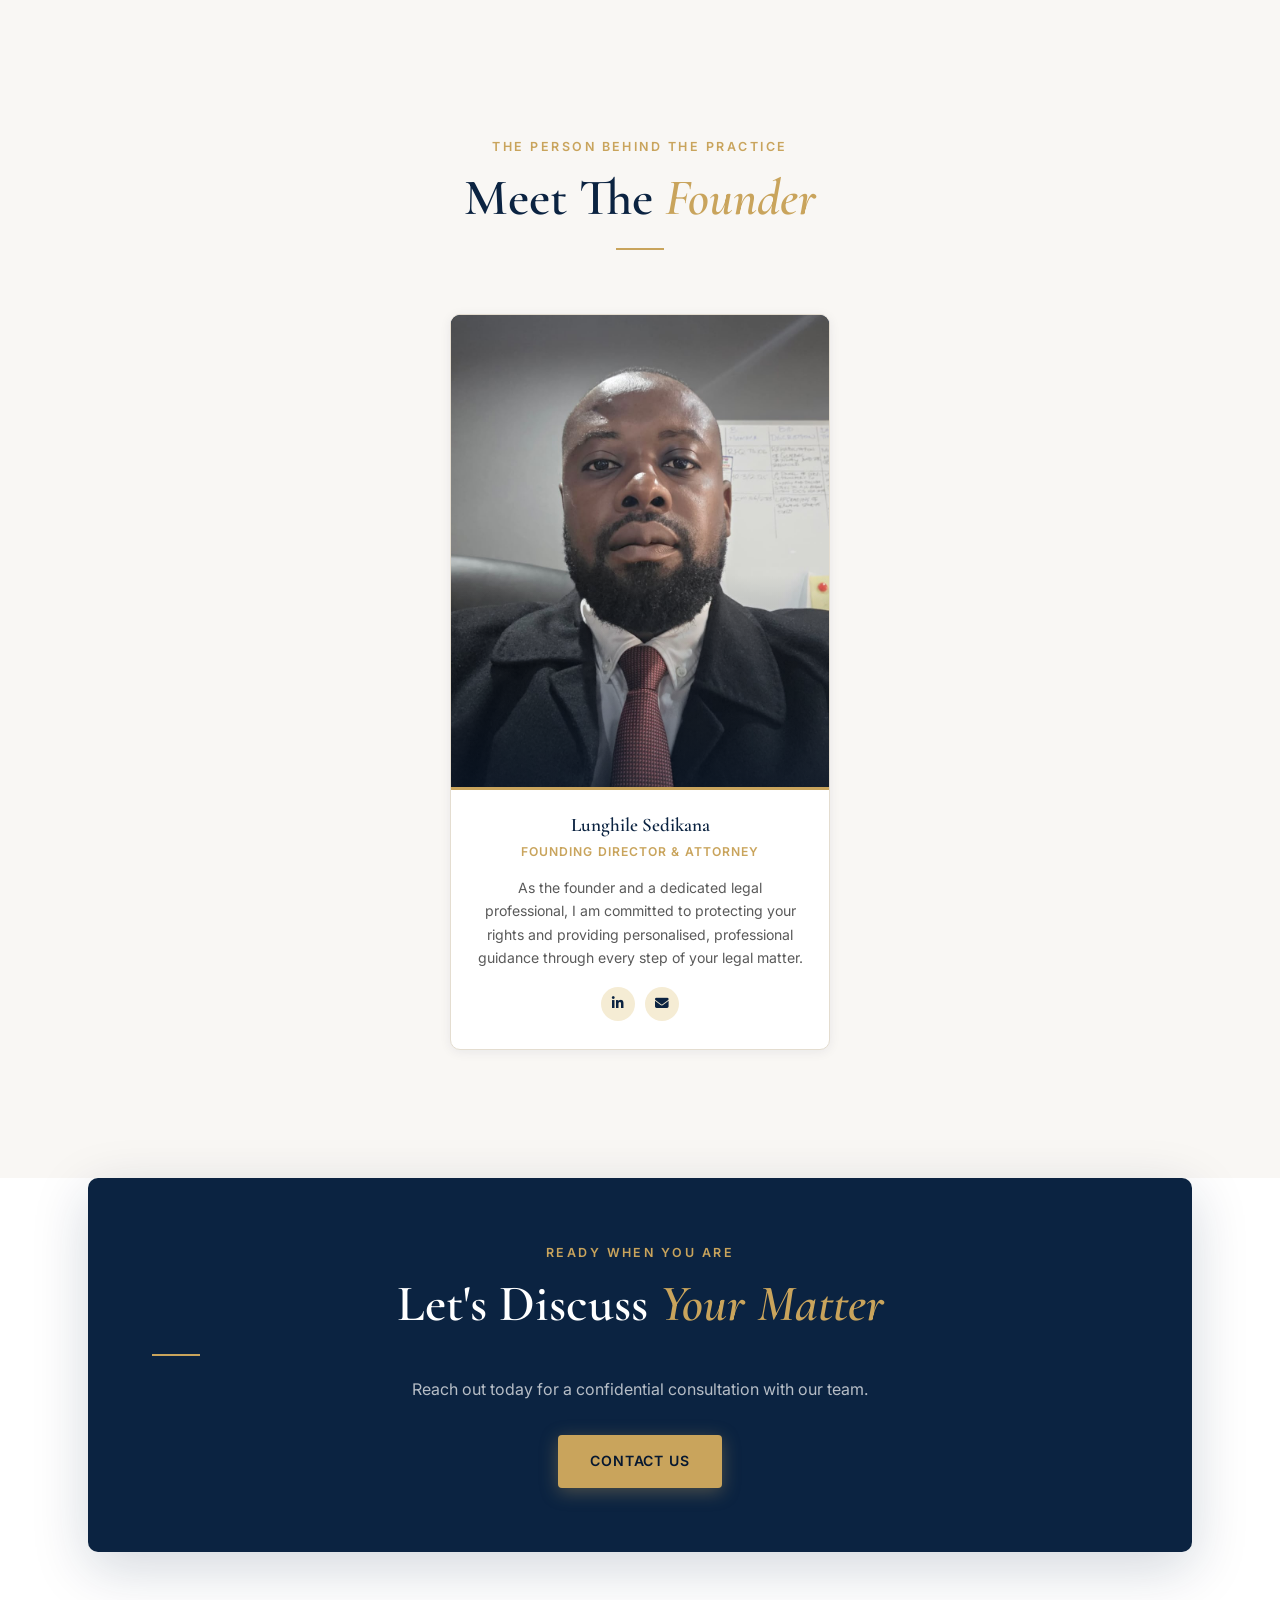
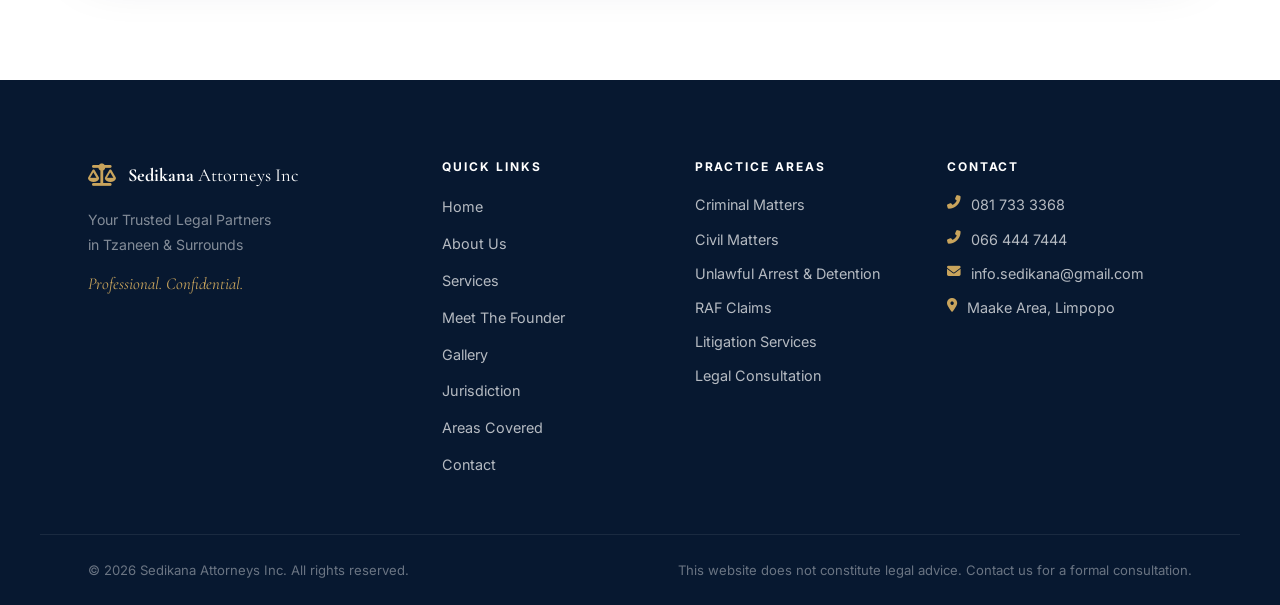
<file: about.html>
<!DOCTYPE html>
<html lang="en">
<head>
  <meta charset="UTF-8" />
  <meta name="viewport" content="width=device-width, initial-scale=1.0" />

  <title>About Sedikana Attorneys Inc | Attorneys in Tzaneen, Limpopo</title>

  <meta name="description" content="Learn more about Sedikana Attorneys Inc, established in 2016 and providing professional legal services in Tzaneen, Maake, Nkowankowa, Lenyenye, Hoedspruit and surrounding areas in Limpopo." />

  <meta name="keywords" content="Sedikana Attorneys, attorneys Tzaneen, lawyers Tzaneen, attorneys Limpopo, lawyers Limpopo, law firm Tzaneen, criminal law Tzaneen, civil law Tzaneen, RAF claims Tzaneen, unlawful arrest attorney, litigation attorney Tzaneen, attorneys Maake, attorneys Nkowankowa, attorneys Lenyenye, attorneys Hoedspruit" />

  <meta name="author" content="Sedikana Attorneys Inc" />

  <meta name="robots" content="index, follow" />
  <meta name="googlebot" content="index, follow" />

  <link rel="canonical" href="https://sedikanaattorneys.co.za/about.html" />

  <meta property="og:type" content="website" />
  <meta property="og:title" content="About Sedikana Attorneys Inc | Attorneys in Tzaneen, Limpopo" />
  <meta property="og:description" content="Learn more about Sedikana Attorneys Inc, established in 2016 and serving clients in Tzaneen, Maake, Nkowankowa, Lenyenye, Hoedspruit and surrounding areas." />
  <meta property="og:url" content="https://sedikanaattorneys.co.za/about.html" />
  <meta property="og:site_name" content="Sedikana Attorneys Inc" />
  <meta property="og:locale" content="en_ZA" />
  <meta property="og:image" content="https://sedikanaattorneys.co.za/images/car2.jpeg" />

  <meta name="twitter:card" content="summary_large_image" />
  <meta name="twitter:title" content="About Sedikana Attorneys Inc | Attorneys in Tzaneen, Limpopo" />
  <meta name="twitter:description" content="Learn more about Sedikana Attorneys Inc and our legal practice serving Tzaneen and surrounding areas in Limpopo." />
  <meta name="twitter:image" content="https://sedikanaattorneys.co.za/images/car2.jpeg" />

  <meta name="theme-color" content="#000000" />

  <link rel="icon" type="image/jpeg" href="images/favicon.jpeg">
  <link rel="preconnect" href="https://fonts.googleapis.com" />
  <link rel="preconnect" href="https://fonts.gstatic.com" crossorigin />
  <link href="https://fonts.googleapis.com/css2?family=Cormorant+Garamond:ital,wght@0,300;0,400;0,500;0,600;0,700;1,400;1,500&family=Inter:wght@300;400;500;600;700&display=swap" rel="stylesheet" />

  <link rel="stylesheet" href="https://cdnjs.cloudflare.com/ajax/libs/font-awesome/6.5.0/css/all.min.css" />

  <link rel="stylesheet" href="style.css" />

  <script type="application/ld+json">
  {
    "@context": "https://schema.org",
    "@type": "LegalService",
    "name": "Sedikana Attorneys Inc",
    "url": "https://sedikanaattorneys.co.za/about.html",
    "logo": "https://sedikanaattorneys.co.za/images/favicon.jpeg",
    "image": "https://sedikanaattorneys.co.za/images/car2.jpeg",
    "description": "Sedikana Attorneys Inc provides professional legal services in Tzaneen, Maake, Nkowankowa, Lenyenye, Hoedspruit and surrounding areas in Limpopo.",
    "telephone": [
      "+27 81 733 3368",
      "+27 66 444 7444"
    ],
    "email": "info.sedikana@gmail.com",
    "address": {
      "@type": "PostalAddress",
      "streetAddress": "Stand No. 35, Burgersdorp Village, Maake Area, Along Makapan Road, Near Elegant Fuel Station",
      "addressLocality": "Maake",
      "addressRegion": "Limpopo",
      "addressCountry": "ZA"
    },
    "areaServed": [
      "Tzaneen",
      "Maake",
      "Nkowankowa",
      "Lenyenye",
      "Hoedspruit"
    ]
  }
  </script>
</head>
<body>

  <!-- ===================== LOADING SCREEN ===================== -->
  <div id="loader" class="loader">
    <div class="loader__inner">
      <div class="loader__emblem">
        <i class="fas fa-balance-scale"></i>
      </div>
      <div class="loader__text">Sedikana Attorneys Inc</div>
      <div class="loader__bar"><div class="loader__fill"></div></div>
    </div>
  </div>

  <!-- ===================== BACK TO TOP ===================== -->
  <button id="backToTop" class="back-to-top" aria-label="Back to top">
    <i class="fas fa-chevron-up"></i>
  </button>

  <!-- ===================== NAVIGATION ===================== -->
  <header id="navbar" class="navbar">
    <div class="container navbar__inner">
      <!-- Logo -->
      <a href="index.html#home" class="navbar__logo">
        <span class="navbar__logo-icon"><i class="fas fa-balance-scale"></i></span>
        <span class="navbar__logo-text">
          <strong>Sedikana</strong><br/>
          <small>Attorneys Inc</small>
        </span>
      </a>

      <!-- Desktop Menu -->
      <nav class="navbar__menu" aria-label="Main navigation">
        <ul>
          <li><a href="index.html#home">Home</a></li>
          <li><a href="index.html#about">About</a></li>
          <li><a href="index.html#services">Services</a></li>
          <li><a href="index.html#team">Founder</a></li>
          <li><a href="index.html#gallery">Gallery</a></li>
          <li><a href="index.html#jurisdiction">Jurisdiction</a></li>
          <li><a href="index.html#areas">Areas</a></li>
          <li><a href="index.html#contact" class="navbar__cta">Contact Us</a></li>
        </ul>
      </nav>

      <!-- Hamburger -->
      <button id="hamburger" class="hamburger" aria-label="Open menu" aria-expanded="false">
        <span></span><span></span><span></span>
      </button>
    </div>

    <!-- Mobile Drawer -->
    <nav id="mobileMenu" class="mobile-menu" aria-label="Mobile navigation">
      <ul>
        <li><a href="index.html#home" class="mobile-link">Home</a></li>
        <li><a href="index.html#about" class="mobile-link">About</a></li>
        <li><a href="index.html#services" class="mobile-link">Services</a></li>
        <li><a href="index.html#team" class="mobile-link">Founder</a></li>
        <li><a href="index.html#gallery" class="mobile-link">Gallery</a></li>
        <li><a href="index.html#jurisdiction" class="mobile-link">Jurisdiction</a></li>
        <li><a href="index.html#areas" class="mobile-link">Areas Covered</a></li>
        <li><a href="index.html#contact" class="mobile-link">Contact Us</a></li>
      </ul>
    </nav>
  </header>

  <!-- ===================== PAGE BANNER ===================== -->
  <section class="jurisdiction" style="padding-top: calc(var(--nav-h) + 4rem);">
    <div class="container">
      <div class="jurisdiction__inner reveal">
        <div class="jurisdiction__icon">
          <i class="fas fa-scale-balanced"></i>
        </div>
        <div class="jurisdiction__content">
          <p class="section__eyebrow">Sedikana Attorneys Inc</p>
          <h1 class="section__title" style="color: var(--white);">About <em>Us</em></h1>
          <div class="section__rule"></div>
          <p>Get to know the practice, our values, and the founder behind Sedikana Attorneys Inc.</p>
        </div>
      </div>
    </div>
  </section>

  <!-- ===================== OUR STORY ===================== -->
  <section class="section about">
    <div class="container">
      <div class="section__header reveal">
        <p class="section__eyebrow">Who We Are</p>
        <h2 class="section__title">Our <em>Story</em></h2>
        <div class="section__rule"></div>

        <div class="section__lead">
          <h2>About Sedikana Attorneys</h2><br>

          <strong>Professional Legal Representation, Close to the Communities We Serve</strong>
        </br>

          Established in <strong>2016</strong>, Sedikana Attorneys Inc is a law firm committed to <strong>providing quality, professional and accessible legal services</strong> to individuals and communities across Tzaneen and surrounding areas of Limpopo.
      </br>

          Led by <strong>Lungile Usuel Sedikana</strong>, an admitted attorney, the firm was founded with a commitment to making dependable legal representation more accessible to people, particularly those in rural and underserved communities where access to professional legal services can be limited.
    </br>

          Over the years, Sedikana Attorneys has built its practice around understanding the circumstances of each client and providing legal guidance that is <strong>clear, practical and focused on protecting our clients’ rights and interests.</strong>
  </br>

          Our practice encompasses <strong>criminal matters, civil matters, unlawful arrest and detention claims, Road Accident Fund (RAF) claims, litigation and legal consultations.</strong> Whether a client is facing criminal proceedings, dealing with a civil dispute, seeking compensation following a road accident, or needs advice on their legal rights and options, we approach every matter with professionalism, confidentiality and dedication.
          <br>

          <h2>Serving Tzaneen and Beyond</h2>

          Our commitment extends beyond the traditional boundaries of a city-centre law practice. We serve clients in <strong>Tzaneen and surrounding communities, including Nkowankowa, Lenyenye, Hoedspruit, Maake and surrounding rural areas.</strong><br>

          With the opening of our <strong>Maake office in Burgersdorp Village</strong>, we are continuing our commitment to bringing professional legal services closer to the communities that need them.<br>

          We believe that <strong>where you live should not determine the quality of legal assistance available to you.</strong><br>

          <h2>Our Approach</h2>

          At Sedikana Attorneys, we believe that effective legal representation begins with listening. We take the time to understand our clients, their circumstances and the legal challenges they face before advising them on the way forward.<br>

          Our approach is built on three principles:

          <h2>Professionalism</h2>
          We approach every matter with preparation, diligence and respect for the law.<br>

          <h2>Confidentiality</h2>
          We understand the sensitive nature of legal matters and treat our clients’ information and affairs with the highest level of confidentiality.<br>

          <h2>Client-Focused Service</h2>
          Every client and every matter is different. We provide legal guidance tailored to the circumstances of each case and remain committed to protecting our clients’ interests.<br>

          <h2>Our Commitment</h2>

          Since 2016, Sedikana Attorneys has remained committed to providing <strong>quality legal services at reasonable and accessible rates,</strong> while building lasting relationships with the individuals, families and communities we serve.<br>

          Our goal is not simply to represent clients in legal proceedings. It is to help people understand their rights, navigate difficult legal situations and make informed decisions about their future.

          <h2>Sedikana Attorneys Inc<br>
          <em>Professional. Confidential. Client-Focused.</em></h2>
        </div>
      </div>

      <div class="about__cards">
        <div class="about__card reveal">
          <div class="about__card-icon"><i class="fas fa-gavel"></i></div>
          <h3>Professional Representation</h3>
          <p>Seasoned legal professionals who appear with authority and preparation in every court proceeding, protecting your rights with precision.</p>
        </div>
        <div class="about__card reveal">
          <div class="about__card-icon"><i class="fas fa-user-shield"></i></div>
          <h3>Confidential Legal Advice</h3>
          <p>Your matters remain strictly private. We uphold the highest standards of attorney-client privilege in every consultation and case.</p>
        </div>
        <div class="about__card reveal">
          <div class="about__card-icon"><i class="fas fa-handshake"></i></div>
          <h3>Client-Focused Approach</h3>
          <p>We listen, we understand, and we act in your best interest. Your outcome is our mandate — not just your case number.</p>
        </div>
      </div>
    </div>
  </section>

  <!-- ===================== MEET THE FOUNDER ===================== -->
  <section id="team" class="section team">
    <div class="container">
      <div class="section__header reveal">
        <p class="section__eyebrow">The Person Behind The Practice</p>
        <h2 class="section__title">Meet The <em>Founder</em></h2>
        <div class="section__rule"></div>
      </div>

      <div class="team__grid team__grid--single">

        <div class="team-card reveal">
          <div class="team-card__photo">
            <img src="images/car2.jpeg" alt="Lunghile Sedikana, Founding Director and Attorney at Sedikana Attorneys Inc" loading="lazy" />
          </div>
          <div class="team-card__info">
            <h3>Lunghile Sedikana</h3>
            <p class="team-card__role">Founding Director &amp; Attorney</p>
            <p class="team-card__bio">As the founder and a dedicated legal professional, I am committed to protecting your rights and providing personalised, professional guidance through every step of your legal matter.</p>
            <div class="team-card__social">
              <a href="#" aria-label="LinkedIn"><i class="fab fa-linkedin-in"></i></a>
              <a href="mailto:info.sedikana@gmail.com" aria-label="Email"><i class="fas fa-envelope"></i></a>
            </div>
          </div>
        </div>

      </div>
    </div>
  </section>

  <!-- ===================== CTA ===================== -->
  <section class="section services" style="padding-top: 0;">
    <div class="container">
      <div class="jurisdiction__inner reveal" style="grid-template-columns: 1fr; text-align: center; background: var(--navy); border-radius: var(--radius-lg); padding: clamp(2.5rem, 6vw, 4rem); box-shadow: var(--shadow-lg);">
        <div class="jurisdiction__content">
          <p class="section__eyebrow">Ready When You Are</p>
          <h2 class="section__title" style="color: var(--white);">Let's Discuss <em>Your Matter</em></h2>
          <div class="section__rule"></div>
          <p style="color: rgba(255,255,255,0.7); margin-bottom: 2rem;">
            Reach out today for a confidential consultation with our team.
          </p>
          <a href="index.html#contact" class="btn btn--gold">Contact Us</a>
        </div>
      </div>
    </div>
  </section>

  <!-- ===================== FOOTER ===================== -->
  <footer class="footer">
    <div class="container footer__inner">
      <div class="footer__brand">
        <div class="footer__logo">
          <i class="fas fa-balance-scale"></i>
          <span><strong>Sedikana</strong> Attorneys Inc</span>
        </div>
        <p class="footer__tagline">Your Trusted Legal Partners<br/>in Tzaneen &amp; Surrounds</p>
        <p class="footer__motto"><em>Professional. Confidential.</em></p>
      </div>

      <div class="footer__links">
        <h4>Quick Links</h4>
        <ul>
          <li><a href="index.html#home">Home</a></li>
          <li><a href="index.html#about">About Us</a></li>
          <li><a href="index.html#services">Services</a></li>
          <li><a href="index.html#team">Meet The Founder</a></li>
          <li><a href="index.html#gallery">Gallery</a></li>
          <li><a href="index.html#jurisdiction">Jurisdiction</a></li>
          <li><a href="index.html#areas">Areas Covered</a></li>
          <li><a href="index.html#contact">Contact</a></li>
        </ul>
      </div>

      <div class="footer__services">
        <h4>Practice Areas</h4>
        <ul>
          <li>Criminal Matters</li>
          <li>Civil Matters</li>
          <li>Unlawful Arrest &amp; Detention</li>
          <li>RAF Claims</li>
          <li>Litigation Services</li>
          <li>Legal Consultation</li>
        </ul>
      </div>

      <div class="footer__contact">
        <h4>Contact</h4>
        <ul>
          <li><i class="fas fa-phone-alt"></i> <a href="tel:+27817333368">081 733 3368</a></li>
          <li><i class="fas fa-phone-alt"></i> <a href="tel:+27664447444">066 444 7444</a></li>
          <li><i class="fas fa-envelope"></i> <a href="mailto:info.sedikana@gmail.com">info.sedikana@gmail.com</a></li>
          <li><i class="fas fa-map-marker-alt"></i> Maake Area, Limpopo</li>
        </ul>
      </div>
    </div>

    <div class="footer__bottom">
      <div class="container footer__bottom-inner">
        <p>&copy; <span id="year"></span> Sedikana Attorneys Inc. All rights reserved.</p>
        <p class="footer__disclaimer">This website does not constitute legal advice. Contact us for a formal consultation.</p>
      </div>
    </div>
  </footer>

  <!-- Main Script -->
  <script src="script.js"></script>
</body>
</html>
</file>
<file: style.css>
/* ================================================================
   SEDIKANA ATTORNEYS INC — Main Stylesheet
   Design: Navy #0B2341 | Gold #C9A45C | White #FFFFFF
   Fonts: Cormorant Garamond (display) | Inter (body)
================================================================ */

/* ── CSS Custom Properties ── */
:root {
  --navy:        #0B2341;
  --navy-deep:   #071830;
  --navy-mid:    #112d56;
  --gold:        #C9A45C;
  --gold-light:  #dfc080;
  --gold-pale:   #f5ecd4;
  --white:       #FFFFFF;
  --off-white:   #F9F7F4;
  --text:        #1A1A1A;
  --text-muted:  #5a5a5a;
  --border:      #e4ddd0;

  --font-display: 'Cormorant Garamond', Georgia, serif;
  --font-body:    'Inter', system-ui, sans-serif;

  --radius:    4px;
  --radius-lg: 10px;
  --shadow-sm: 0 2px 12px rgba(11,35,65,0.07);
  --shadow-md: 0 6px 30px rgba(11,35,65,0.12);
  --shadow-lg: 0 16px 56px rgba(11,35,65,0.18);
  --transition: 0.35s cubic-bezier(0.4, 0, 0.2, 1);

  --container: 1200px;
  --nav-h: 80px;
}

/* ── Reset & Base ── */
*, *::before, *::after { box-sizing: border-box; margin: 0; padding: 0; }

html {
  scroll-behavior: smooth;
  font-size: 16px;
  -webkit-text-size-adjust: 100%;
}

body {
  font-family: var(--font-body);
  color: var(--text);
  background: var(--white);
  line-height: 1.7;
  overflow-x: hidden;
}

img { max-width: 100%; display: block; }
a { color: inherit; text-decoration: none; }
ul { list-style: none; }
button { cursor: pointer; border: none; background: none; font-family: inherit; }
input, textarea, select { font-family: inherit; font-size: inherit; }

/* ── Typography Scale ── */
h1, h2, h3, h4 { font-family: var(--font-display); font-weight: 600; line-height: 1.15; }
h1 { font-size: clamp(2.4rem, 5.5vw, 4.8rem); }
h2 { font-size: clamp(2rem, 4vw, 3.2rem); }
h3 { font-size: clamp(1.2rem, 2vw, 1.6rem); }

em { font-style: italic; color: var(--gold); }

/* ── Container ── */
.container {
  width: 100%;
  max-width: var(--container);
  margin: 0 auto;
  padding: 0 clamp(1.25rem, 5vw, 3rem);
}

/* ── Buttons ── */
.btn {
  display: inline-flex;
  align-items: center;
  gap: 0.5rem;
  padding: 0.9rem 2rem;
  font-family: var(--font-body);
  font-size: 0.88rem;
  font-weight: 600;
  letter-spacing: 0.07em;
  text-transform: uppercase;
  border-radius: var(--radius);
  transition: var(--transition);
  white-space: nowrap;
}

.btn--gold {
  background: var(--gold);
  color: var(--navy-deep);
  box-shadow: 0 4px 18px rgba(201,164,92,0.35);
}
.btn--gold:hover {
  background: var(--gold-light);
  box-shadow: 0 6px 28px rgba(201,164,92,0.5);
  transform: translateY(-2px);
}

.btn--outline {
  background: transparent;
  color: var(--white);
  border: 1.5px solid rgba(255,255,255,0.5);
}
.btn--outline:hover {
  background: rgba(255,255,255,0.1);
  border-color: var(--white);
  transform: translateY(-2px);
}

.btn--outline-dark {
  background: transparent;
  color: var(--navy);
  border: 1.5px solid var(--navy);
}
.btn--outline-dark:hover {
  background: var(--navy);
  color: var(--white);
  transform: translateY(-2px);
}

.btn--full { width: 100%; justify-content: center; }

/* ── Section Base ── */
.section { padding: clamp(5rem, 10vw, 8rem) 0; }

.section__header {
  text-align: center;
  max-width: 680px;
  margin: 0 auto 4rem;
}

.section__eyebrow {
  font-family: var(--font-body);
  font-size: 0.78rem;
  font-weight: 600;
  letter-spacing: 0.2em;
  text-transform: uppercase;
  color: var(--gold);
  margin-bottom: 0.75rem;
}

.section__title { color: var(--navy); margin-bottom: 1.25rem; }

.section__rule {
  width: 48px;
  height: 2px;
  background: var(--gold);
  margin: 1.25rem auto;
}

.section__lead {
  color: var(--text-muted);
  font-size: 1.05rem;
  max-width: 580px;
  margin: 0 auto;
}

/* ── Scroll Reveal ── */
.reveal {
  opacity: 0;
  transform: translateY(28px);
  transition: opacity 0.65s ease, transform 0.65s ease;
}
.reveal.visible {
  opacity: 1;
  transform: translateY(0);
}
.reveal:nth-child(2) { transition-delay: 0.1s; }
.reveal:nth-child(3) { transition-delay: 0.2s; }
.reveal:nth-child(4) { transition-delay: 0.3s; }
.reveal:nth-child(5) { transition-delay: 0.35s; }
.reveal:nth-child(6) { transition-delay: 0.4s; }

/* ================================================================
   LOADER
================================================================ */
.loader {
  position: fixed;
  inset: 0;
  background: var(--navy-deep);
  display: flex;
  align-items: center;
  justify-content: center;
  z-index: 9999;
  transition: opacity 0.6s ease, visibility 0.6s ease;
}
.loader.hidden { opacity: 0; visibility: hidden; pointer-events: none; }

.loader__inner {
  text-align: center;
  color: var(--white);
}
.loader__emblem {
  font-size: 3rem;
  color: var(--gold);
  margin-bottom: 1rem;
  animation: pulse 1.6s ease-in-out infinite;
}
.loader__text {
  font-family: var(--font-display);
  font-size: 1.3rem;
  letter-spacing: 0.08em;
  margin-bottom: 1.5rem;
  color: rgba(255,255,255,0.85);
}
.loader__bar {
  width: 200px;
  height: 2px;
  background: rgba(255,255,255,0.15);
  border-radius: 99px;
  overflow: hidden;
}
.loader__fill {
  height: 100%;
  background: var(--gold);
  width: 0;
  animation: load 1.8s ease forwards;
}

@keyframes load { to { width: 100%; } }
@keyframes pulse { 0%,100%{opacity:1;transform:scale(1)} 50%{opacity:0.7;transform:scale(0.95)} }

/* ================================================================
   BACK TO TOP
================================================================ */
.back-to-top {
  position: fixed;
  bottom: 2rem;
  right: 2rem;
  width: 46px;
  height: 46px;
  background: var(--navy);
  color: var(--gold);
  border-radius: 50%;
  display: flex;
  align-items: center;
  justify-content: center;
  font-size: 0.9rem;
  box-shadow: var(--shadow-md);
  opacity: 0;
  visibility: hidden;
  transform: translateY(10px);
  transition: var(--transition);
  z-index: 999;
}
.back-to-top.visible {
  opacity: 1;
  visibility: visible;
  transform: translateY(0);
}
.back-to-top:hover {
  background: var(--gold);
  color: var(--navy-deep);
  transform: translateY(-3px);
}

/* ================================================================
   NAVIGATION
================================================================ */
.navbar {
  position: fixed;
  top: 0;
  left: 0;
  right: 0;
  z-index: 900;
  height: var(--nav-h);
  transition: background var(--transition), box-shadow var(--transition), height var(--transition);
}
.navbar.scrolled {
  background: var(--navy-deep);
  box-shadow: 0 2px 24px rgba(0,0,0,0.25);
  height: 68px;
}

.navbar__inner {
  height: 100%;
  display: flex;
  align-items: center;
  justify-content: space-between;
  gap: 2rem;
}

/* Logo */
.navbar__logo {
  display: flex;
  align-items: center;
  gap: 0.75rem;
  color: var(--white);
  line-height: 1.3;
}
.navbar__logo-icon {
  font-size: 2.5rem;
  color: var(--gold);
  flex-shrink: 0;
}
.navbar__logo-text strong {
  font-family: var(--font-display);
  font-size: 1.65rem;
  font-weight: 700;
  letter-spacing: 0.01em;
  color: var(--white);
  display: inline-block;
}
.navbar__logo-text small {
  font-size: 0.78rem;
  letter-spacing: 0.14em;
  text-transform: uppercase;
  color: var(--gold-light);
  font-weight: 500;
}

/* Desktop menu */
.navbar__menu ul {
  display: flex;
  align-items: center;
  gap: 0.25rem;
}
.navbar__menu a {
  color: rgba(255,255,255,0.85);
  font-size: 0.85rem;
  font-weight: 500;
  letter-spacing: 0.04em;
  padding: 0.5rem 0.8rem;
  border-radius: var(--radius);
  transition: color var(--transition), background var(--transition);
}
.navbar__menu a:hover { color: var(--gold); }

.navbar__cta {
  background: var(--gold) !important;
  color: var(--navy-deep) !important;
  padding: 0.5rem 1.2rem !important;
  font-weight: 700 !important;
  letter-spacing: 0.06em;
}
.navbar__cta:hover { background: var(--gold-light) !important; }

/* Hamburger */
.hamburger {
  display: none;
  flex-direction: column;
  gap: 5px;
  padding: 4px;
}
.hamburger span {
  display: block;
  width: 24px;
  height: 2px;
  background: var(--white);
  border-radius: 2px;
  transition: var(--transition);
}
.hamburger.open span:nth-child(1) { transform: translateY(7px) rotate(45deg); }
.hamburger.open span:nth-child(2) { opacity: 0; }
.hamburger.open span:nth-child(3) { transform: translateY(-7px) rotate(-45deg); }

/* Mobile drawer */
.mobile-menu {
  background: var(--navy-deep);
  max-height: 0;
  overflow: hidden;
  transition: max-height 0.45s ease, padding 0.35s ease;
}
.mobile-menu.open { max-height: 500px; padding: 1rem 0 1.5rem; }

.mobile-menu ul { display: flex; flex-direction: column; }
.mobile-menu a {
  display: block;
  padding: 0.85rem clamp(1.25rem, 5vw, 3rem);
  color: rgba(255,255,255,0.85);
  font-size: 1rem;
  font-weight: 500;
  border-bottom: 1px solid rgba(255,255,255,0.06);
  transition: color var(--transition), padding-left var(--transition);
}
.mobile-menu a:hover { color: var(--gold); padding-left: calc(clamp(1.25rem, 5vw, 3rem) + 0.5rem); }

/* ================================================================
   HERO
================================================================ */
.hero {
  position: relative;
  min-height: 100svh;
  display: flex;
  align-items: center;
  /* Unsplash legal/law themed photo - free to use */
  background: url('https://images.unsplash.com/photo-1589829545856-d10d557cf95f?w=1800&q=80') center/cover no-repeat;
  overflow: hidden;
}

.hero__overlay {
  position: absolute;
  inset: 0;
  background: linear-gradient(
    135deg,
    rgba(7, 24, 48, 0.93) 0%,
    rgba(11, 35, 65, 0.88) 50%,
    rgba(11, 35, 65, 0.75) 100%
  );
}

/* Signature diagonal gold rule */
.hero__diagonal {
  position: absolute;
  top: 0;
  right: 0;
  width: 55%;
  height: 100%;
  background: linear-gradient(
    135deg,
    transparent 0%,
    transparent 49%,
    rgba(201,164,92,0.08) 49%,
    rgba(201,164,92,0.08) 52%,
    transparent 52%
  );
  pointer-events: none;
}

.hero__content {
  position: relative;
  z-index: 2;
  padding-top: var(--nav-h);
  padding-bottom: 6rem;
  max-width: 800px;
}

.hero__eyebrow {
  font-size: 0.78rem;
  font-weight: 600;
  letter-spacing: 0.22em;
  text-transform: uppercase;
  color: var(--gold);
  margin-bottom: 1.5rem;
  display: flex;
  align-items: center;
  gap: 0.75rem;
}
.hero__eyebrow::before {
  content: '';
  display: inline-block;
  width: 32px;
  height: 1px;
  background: var(--gold);
}

.hero__headline {
  color: var(--white);
  font-weight: 300;
  line-height: 1.1;
  margin-bottom: 1.75rem;
}
.hero__headline em {
  font-style: italic;
  font-weight: 500;
  color: var(--gold);
}

.hero__sub {
  color: rgba(255,255,255,0.75);
  font-size: clamp(1rem, 1.8vw, 1.15rem);
  max-width: 520px;
  margin-bottom: 2.5rem;
  line-height: 1.8;
}
.hide-mobile { display: inline; }

.hero__actions { display: flex; gap: 1rem; flex-wrap: wrap; }

/* Scroll hint */
.hero__scroll-hint {
  position: absolute;
  bottom: 2.5rem;
  left: 50%;
  transform: translateX(-50%);
  display: flex;
  flex-direction: column;
  align-items: center;
  gap: 0.5rem;
  color: rgba(255,255,255,0.4);
  font-size: 0.7rem;
  letter-spacing: 0.15em;
  text-transform: uppercase;
  animation: bounce 2.2s ease-in-out infinite;
}
.hero__scroll-line {
  width: 1px;
  height: 40px;
  background: linear-gradient(to bottom, rgba(201,164,92,0.6), transparent);
}
@keyframes bounce { 0%,100%{transform:translateX(-50%) translateY(0)} 50%{transform:translateX(-50%) translateY(8px)} }

/* ================================================================
   STATS BAR
================================================================ */
.statsbar {
  background: var(--navy);
  padding: 2.5rem 0;
}

.statsbar__inner {
  display: grid;
  grid-template-columns: repeat(4, 1fr);
  align-items: center;
  text-align: center;
  gap: 1rem;
}

.statsbar__item p {
  font-size: 0.78rem;
  letter-spacing: 0.1em;
  text-transform: uppercase;
  color: rgba(255,255,255,0.55);
  margin-top: 0.25rem;
}
.statsbar__num {
  font-family: var(--font-display);
  font-size: clamp(2.2rem, 4vw, 3rem);
  font-weight: 600;
  color: var(--gold);
  line-height: 1;
}
.statsbar__suffix {
  font-family: var(--font-display);
  font-size: 1.4rem;
  color: var(--gold);
}

.statsbar__divider {
  width: 1px;
  height: 50px;
  background: rgba(255,255,255,0.12);
  justify-self: center;
}

/* ================================================================
   ABOUT
================================================================ */
.about { background: var(--off-white); }

.about__cards {
  display: grid;
  grid-template-columns: repeat(3, 1fr);
  gap: 2rem;
}

.about__card {
  background: var(--white);
  border: 1px solid var(--border);
  border-top: 3px solid var(--gold);
  border-radius: var(--radius-lg);
  padding: 2.5rem 2rem;
  box-shadow: var(--shadow-sm);
  transition: var(--transition);
}
.about__card:hover {
  box-shadow: var(--shadow-md);
  transform: translateY(-4px);
}

.about__card-icon {
  width: 54px;
  height: 54px;
  background: var(--gold-pale);
  border-radius: 50%;
  display: flex;
  align-items: center;
  justify-content: center;
  color: var(--gold);
  font-size: 1.3rem;
  margin-bottom: 1.25rem;
}

.about__card h3 {
  color: var(--navy);
  margin-bottom: 0.75rem;
  font-size: 1.25rem;
}
.about__card p { color: var(--text-muted); font-size: 0.95rem; }

.about__more {
  text-align: center;
  margin-top: 3rem;
}

/* ================================================================
   SERVICES
================================================================ */
.services { background: var(--white); }

.services__grid {
  display: grid;
  grid-template-columns: repeat(3, 1fr);
  gap: 1.75rem;
}

.service-card {
  position: relative;
  background: var(--off-white);
  border: 1px solid var(--border);
  border-radius: var(--radius-lg);
  padding: 2.25rem 1.75rem 2rem;
  overflow: hidden;
  transition: var(--transition);
}
.service-card::before {
  content: '';
  position: absolute;
  inset: 0;
  background: var(--navy);
  transform: translateY(100%);
  transition: transform 0.45s cubic-bezier(0.4, 0, 0.2, 1);
  z-index: 0;
}
.service-card:hover::before { transform: translateY(0); }

.service-card > * { position: relative; z-index: 1; }

.service-card__num {
  font-family: var(--font-display);
  font-size: 3.5rem;
  font-weight: 700;
  color: rgba(201,164,92,0.18);
  line-height: 1;
  margin-bottom: -0.5rem;
  transition: color var(--transition);
}
.service-card:hover .service-card__num { color: rgba(201,164,92,0.25); }

.service-card__icon {
  font-size: 1.5rem;
  color: var(--gold);
  margin-bottom: 1rem;
  transition: color var(--transition);
}
.service-card:hover .service-card__icon { color: var(--gold-light); }

.service-card h3 {
  color: var(--navy);
  font-size: 1.2rem;
  margin-bottom: 0.75rem;
  transition: color var(--transition);
}
.service-card:hover h3 { color: var(--white); }

.service-card p {
  color: var(--text-muted);
  font-size: 0.92rem;
  line-height: 1.65;
  transition: color var(--transition);
}
.service-card:hover p { color: rgba(255,255,255,0.75); }

.service-card__line {
  width: 32px;
  height: 2px;
  background: var(--gold);
  margin-top: 1.5rem;
  transition: width var(--transition);
}
.service-card:hover .service-card__line { width: 56px; }

/* ================================================================
   MEET THE FOUNDER
================================================================ */
.team { background: var(--off-white); }

.team__grid {
  display: grid;
  grid-template-columns: repeat(4, 1fr);
  gap: 1.75rem;
}

/* Single-member layout (Meet the Founder): one centered, wider card
   instead of a 4-column grid built for several people. */
.team__grid--single {
  grid-template-columns: 1fr;
  max-width: 380px;
  margin: 0 auto;
}

.team-card {
  background: var(--white);
  border: 1px solid var(--border);
  border-radius: var(--radius-lg);
  overflow: hidden;
  box-shadow: var(--shadow-sm);
  transition: var(--transition);
}
.team-card:hover {
  box-shadow: var(--shadow-lg);
  transform: translateY(-6px);
}

.team-card__photo {
  position: relative;
  width: 100%;
  aspect-ratio: 4 / 5;
  overflow: hidden;
  background: linear-gradient(135deg, var(--navy) 0%, var(--navy-mid) 100%);
}
.team-card__photo img {
  width: 100%;
  height: 100%;
  object-fit: cover;
  object-position: center top;
  transition: transform 0.6s cubic-bezier(0.4, 0, 0.2, 1);
}
.team-card:hover .team-card__photo img { transform: scale(1.06); }

.team-card__photo::after {
  content: '';
  position: absolute;
  inset: auto 0 0 0;
  height: 45%;
  background: linear-gradient(to top, rgba(7,24,48,0.55), transparent);
  pointer-events: none;
}

.team-card__info {
  padding: 1.5rem 1.5rem 1.75rem;
  text-align: center;
  border-top: 3px solid var(--gold);
}

.team-card__info h3 {
  color: var(--navy);
  font-size: 1.2rem;
  margin-bottom: 0.35rem;
}

.team-card__role {
  font-size: 0.76rem;
  font-weight: 600;
  letter-spacing: 0.09em;
  text-transform: uppercase;
  color: var(--gold);
  margin-bottom: 0.85rem;
}

.team-card__bio {
  font-size: 0.88rem;
  color: var(--text-muted);
  line-height: 1.65;
  margin-bottom: 1.1rem;
}

.team-card__social {
  display: flex;
  align-items: center;
  justify-content: center;
  gap: 0.6rem;
}
.team-card__social a {
  width: 34px;
  height: 34px;
  border-radius: 50%;
  background: var(--gold-pale);
  color: var(--navy);
  display: flex;
  align-items: center;
  justify-content: center;
  font-size: 0.85rem;
  transition: var(--transition);
}
.team-card__social a:hover {
  background: var(--navy);
  color: var(--gold);
  transform: translateY(-2px);
}

/* ================================================================
   GALLERY
================================================================ */
.gallery { background: var(--white); }

.gallery__grid {
  display: grid;
  grid-template-columns: repeat(3, 1fr);
  gap: 1.5rem;
}

.gallery-item {
  position: relative;
  border-radius: var(--radius-lg);
  overflow: hidden;
  aspect-ratio: 4 / 3;
  box-shadow: var(--shadow-sm);
  transition: var(--transition);
  background: linear-gradient(135deg, var(--navy) 0%, var(--navy-mid) 100%);
}
.gallery-item:hover {
  box-shadow: var(--shadow-lg);
  transform: translateY(-6px);
}

.gallery-item img {
  width: 100%;
  height: 100%;
  object-fit: cover;
  transition: transform 0.6s cubic-bezier(0.4, 0, 0.2, 1);
}
.gallery-item:hover img { transform: scale(1.08); }

/* Gold-tinted hover veil with a subtle border, matching the site's
   navy/gold language, plus a corner icon hint that it's viewable. */
.gallery-item::before {
  content: '';
  position: absolute;
  inset: 0;
  border: 2px solid var(--gold);
  border-radius: var(--radius-lg);
  opacity: 0;
  transition: opacity var(--transition);
  pointer-events: none;
  z-index: 2;
}
.gallery-item:hover::before { opacity: 1; }

.gallery-item::after {
  content: '\f065'; /* fa-expand */
  font-family: 'Font Awesome 6 Free';
  font-weight: 900;
  position: absolute;
  inset: 0;
  display: flex;
  align-items: center;
  justify-content: center;
  font-size: 1.4rem;
  color: var(--white);
  background: rgba(7,24,48,0.45);
  opacity: 0;
  transition: opacity var(--transition);
  pointer-events: none;
  z-index: 1;
}
.gallery-item:hover::after { opacity: 1; }

/* ================================================================
   JURISDICTION
================================================================ */
.jurisdiction {
  background: var(--navy);
  padding: clamp(5rem, 10vw, 7rem) 0;
}

.jurisdiction__inner {
  display: grid;
  grid-template-columns: auto 1fr;
  gap: 4rem;
  align-items: center;
}

.jurisdiction__icon {
  font-size: clamp(5rem, 10vw, 9rem);
  color: rgba(201,164,92,0.2);
  line-height: 1;
  flex-shrink: 0;
}

.jurisdiction__content .section__eyebrow { color: var(--gold); }
.jurisdiction__content .section__title { color: var(--white); }
.jurisdiction__content .section__rule { margin: 1.25rem 0; }
.jurisdiction__content p { color: rgba(255,255,255,0.7); }

.jurisdiction__court {
  font-family: var(--font-display);
  font-size: clamp(1.4rem, 3vw, 2rem);
  color: var(--white) !important;
  display: flex;
  align-items: center;
  gap: 0.75rem;
  margin-bottom: 1.25rem;
}
.jurisdiction__court i { color: var(--gold); font-size: 1.2rem; }

/* ================================================================
   AREAS COVERED
================================================================ */
.areas { background: var(--off-white); }

.areas__grid {
  display: grid;
  grid-template-columns: repeat(5, 1fr);
  gap: 1.5rem;
}

.area-card {
  background: var(--white);
  border: 1px solid var(--border);
  border-bottom: 3px solid var(--gold);
  border-radius: var(--radius-lg);
  padding: 2rem 1.5rem;
  text-align: center;
  transition: var(--transition);
  box-shadow: var(--shadow-sm);
}
.area-card:hover {
  background: var(--navy);
  border-color: var(--navy);
  border-bottom-color: var(--gold);
  transform: translateY(-5px);
  box-shadow: var(--shadow-lg);
}

.area-card__icon {
  font-size: 1.5rem;
  color: var(--gold);
  margin-bottom: 0.75rem;
  transition: color var(--transition);
}

.area-card h3 {
  font-size: 1.15rem;
  color: var(--navy);
  margin-bottom: 0.5rem;
  transition: color var(--transition);
}
.area-card:hover h3 { color: var(--white); }

.area-card p { font-size: 0.85rem; color: var(--text-muted); transition: color var(--transition); }
.area-card:hover p { color: rgba(255,255,255,0.65); }

/* ================================================================
   OFFICE
================================================================ */
.office { background: var(--white); }

.office__inner {
  display: grid;
  grid-template-columns: 1fr 1fr;
  gap: 3rem;
  align-items: center;
}

.office__badge {
  display: inline-block;
  background: var(--gold);
  color: var(--navy-deep);
  font-size: 0.72rem;
  font-weight: 700;
  letter-spacing: 0.14em;
  text-transform: uppercase;
  padding: 0.4rem 1rem;
  border-radius: var(--radius);
  margin-bottom: 1.25rem;
}

.office__info h3 {
  color: var(--navy);
  font-size: 1.8rem;
  margin-bottom: 1.5rem;
}

.office__list { display: flex; flex-direction: column; gap: 0.75rem; margin-bottom: 2rem; }
.office__list li {
  display: flex;
  align-items: center;
  gap: 0.75rem;
  color: var(--text-muted);
  font-size: 1rem;
}
.office__list i { color: var(--gold); width: 18px; }

.office__contact-row { display: flex; gap: 1rem; flex-wrap: wrap; }

.office__map {
  border-radius: var(--radius-lg);
  overflow: hidden;
  box-shadow: var(--shadow-md);
}

.map-placeholder {
  background: linear-gradient(135deg, var(--navy) 0%, var(--navy-mid) 100%);
  min-height: 340px;
  display: flex;
  flex-direction: column;
  align-items: center;
  justify-content: center;
  text-align: center;
  padding: 3rem;
  gap: 1rem;
}
.map-placeholder i { font-size: 3.5rem; color: var(--gold); opacity: 0.85; }
.map-placeholder p { color: rgba(255,255,255,0.75); line-height: 1.7; }

/* ================================================================
   TESTIMONIALS
================================================================ */
.testimonials { background: var(--off-white); }

.testimonials__grid {
  display: grid;
  grid-template-columns: repeat(3, 1fr);
  gap: 2rem;
}

.testimonial-card {
  background: var(--white);
  border: 1px solid var(--border);
  border-radius: var(--radius-lg);
  padding: 2.25rem;
  box-shadow: var(--shadow-sm);
  transition: var(--transition);
  display: flex;
  flex-direction: column;
  gap: 1.25rem;
}
.testimonial-card:hover {
  box-shadow: var(--shadow-md);
  transform: translateY(-4px);
}

.testimonial-card__stars { color: var(--gold); font-size: 0.85rem; letter-spacing: 0.15em; }

.testimonial-card blockquote {
  font-family: var(--font-display);
  font-size: 1.05rem;
  font-style: italic;
  color: var(--navy);
  line-height: 1.75;
  flex: 1;
}

.testimonial-card__author {
  display: flex;
  align-items: center;
  gap: 1rem;
  border-top: 1px solid var(--border);
  padding-top: 1.25rem;
}
.testimonial-card__avatar {
  width: 44px;
  height: 44px;
  background: var(--navy);
  color: var(--gold);
  font-family: var(--font-display);
  font-weight: 700;
  font-size: 1rem;
  border-radius: 50%;
  display: flex;
  align-items: center;
  justify-content: center;
  flex-shrink: 0;
}
.testimonial-card__author strong { font-size: 0.9rem; color: var(--navy); display: block; }
.testimonial-card__author span { font-size: 0.78rem; color: var(--text-muted); }

/* ================================================================
   CONTACT
================================================================ */
.contact { background: var(--white); }

.contact__inner {
  display: grid;
  grid-template-columns: 1fr 1.6fr;
  gap: 4rem;
  align-items: start;
}

.contact__details { display: flex; flex-direction: column; gap: 2rem; }

.contact__item {
  display: flex;
  align-items: flex-start;
  gap: 1rem;
}
.contact__item-icon {
  width: 44px;
  height: 44px;
  background: var(--navy);
  color: var(--gold);
  border-radius: 50%;
  display: flex;
  align-items: center;
  justify-content: center;
  font-size: 1rem;
  flex-shrink: 0;
}
.contact__item h4 {
  font-family: var(--font-body);
  font-size: 0.78rem;
  font-weight: 700;
  letter-spacing: 0.1em;
  text-transform: uppercase;
  color: var(--gold);
  margin-bottom: 0.35rem;
}
.contact__item a, .contact__item p {
  color: var(--text-muted);
  font-size: 0.95rem;
  line-height: 1.8;
  display: block;
}
.contact__item a:hover { color: var(--navy); }

.contact__tagline {
  margin-top: 1rem;
  font-family: var(--font-display);
  font-size: 1.3rem;
  color: var(--navy);
}

/* Form */
.contact__form-wrap {
  background: var(--off-white);
  border: 1px solid var(--border);
  border-radius: var(--radius-lg);
  padding: 2.5rem;
}

.form__row {
  display: grid;
  grid-template-columns: 1fr 1fr;
  gap: 1.25rem;
}

.form__group {
  display: flex;
  flex-direction: column;
  gap: 0.45rem;
  margin-bottom: 1.25rem;
}

.form__group label {
  font-size: 0.82rem;
  font-weight: 600;
  letter-spacing: 0.06em;
  color: var(--navy);
  text-transform: uppercase;
}
.form__group label span { color: var(--gold); }

.form__group input,
.form__group textarea,
.form__group select {
  padding: 0.85rem 1rem;
  background: var(--white);
  border: 1.5px solid var(--border);
  border-radius: var(--radius);
  color: var(--text);
  transition: border-color var(--transition), box-shadow var(--transition);
  outline: none;
  appearance: none;
}
.form__group input:focus,
.form__group textarea:focus,
.form__group select:focus {
  border-color: var(--gold);
  box-shadow: 0 0 0 3px rgba(201,164,92,0.12);
}
.form__group textarea { resize: vertical; }

.form__feedback {
  margin-top: 1rem;
  padding: 0.85rem 1rem;
  border-radius: var(--radius);
  font-size: 0.9rem;
  font-weight: 500;
  display: none;
}
.form__feedback.success {
  display: block;
  background: #d4edda;
  color: #155724;
  border: 1px solid #c3e6cb;
}
.form__feedback.error {
  display: block;
  background: #f8d7da;
  color: #721c24;
  border: 1px solid #f5c6cb;
}

/* ================================================================
   FOOTER
================================================================ */
.footer {
  background: var(--navy-deep);
  color: rgba(255,255,255,0.7);
  padding-top: 5rem;
}

.footer__inner {
  display: grid;
  grid-template-columns: 1.5fr 1fr 1fr 1.2fr;
  gap: 3rem;
  padding-bottom: 3.5rem;
  border-bottom: 1px solid rgba(255,255,255,0.08);
}

.footer__logo {
  display: flex;
  align-items: center;
  gap: 0.75rem;
  color: var(--white);
  font-family: var(--font-display);
  font-size: 1.15rem;
  margin-bottom: 1rem;
}
.footer__logo i { color: var(--gold); font-size: 1.4rem; }

.footer__tagline {
  font-size: 0.88rem;
  line-height: 1.8;
  color: rgba(255,255,255,0.5);
  margin-bottom: 0.75rem;
}

.footer__motto {
  font-family: var(--font-display);
  font-size: 1.05rem;
  color: var(--gold);
}

.footer__links h4,
.footer__services h4,
.footer__contact h4 {
  font-family: var(--font-body);
  font-size: 0.75rem;
  font-weight: 700;
  letter-spacing: 0.16em;
  text-transform: uppercase;
  color: var(--white);
  margin-bottom: 1.25rem;
}

.footer__links ul,
.footer__services ul,
.footer__contact ul {
  display: flex;
  flex-direction: column;
  gap: 0.6rem;
}

.footer__links a,
.footer__contact a {
  font-size: 0.9rem;
  transition: color var(--transition);
}
.footer__links a:hover,
.footer__contact a:hover { color: var(--gold); }

.footer__services li { font-size: 0.9rem; }

.footer__contact li {
  display: flex;
  align-items: flex-start;
  gap: 0.65rem;
  font-size: 0.9rem;
}
.footer__contact i { color: var(--gold); margin-top: 3px; font-size: 0.85rem; }

.footer__bottom {
  padding: 1.5rem 0;
}
.footer__bottom-inner {
  display: flex;
  align-items: center;
  justify-content: space-between;
  flex-wrap: wrap;
  gap: 0.75rem;
}
.footer__bottom p { font-size: 0.82rem; color: rgba(255,255,255,0.4); }
.footer__disclaimer { text-align: right; }

/* ================================================================
   RESPONSIVE
================================================================ */

/* Tablet (≤ 1024px) */
@media (max-width: 1024px) {
  .statsbar__inner { grid-template-columns: repeat(2, 1fr); }
  .statsbar__divider:nth-child(4) { display: none; }

  .about__cards { grid-template-columns: 1fr 1fr; }
  .about__cards .about__card:last-child { grid-column: 1 / -1; max-width: 420px; margin: 0 auto; }

  .services__grid { grid-template-columns: repeat(2, 1fr); }

  .team__grid { grid-template-columns: repeat(2, 1fr); }

  .gallery__grid { grid-template-columns: repeat(2, 1fr); }

  .areas__grid { grid-template-columns: repeat(3, 1fr); }

  .testimonials__grid { grid-template-columns: 1fr 1fr; }
  .testimonials__grid .testimonial-card:last-child { grid-column: 1 / -1; max-width: 480px; margin: 0 auto; }

  .footer__inner { grid-template-columns: 1fr 1fr; gap: 2.5rem; }

  .contact__inner { grid-template-columns: 1fr; }
  .contact__details { flex-direction: row; flex-wrap: wrap; gap: 1.5rem; }
  .contact__item { flex: 1 1 200px; }
  .contact__tagline { width: 100%; }
  .lpc-verification__card-actions .btn {
    width: 100%;
    max-width: 260px;
    padding: 10px 12px;
    font-size: 0.85rem;
    min-height: 42px;
    gap: 8px;
}

.lpc-verification__card-actions {
    align-items: center;
    gap: 10px;
}
}

/* Mobile (≤ 768px) */
@media (max-width: 768px) {
  :root { --nav-h: 68px; }

  .navbar__menu { display: none; }
  .hamburger { display: flex; }

  .navbar__logo-text strong { font-size: 1.3rem; }
  .navbar__logo-text small { font-size: 0.68rem; }

  .hero__content { padding-bottom: 8rem; }
  .hide-mobile { display: none; }
  .hero__actions { flex-direction: column; align-items: flex-start; }
  .btn { width: 100%; justify-content: center; max-width: 320px; }

  .statsbar__inner { grid-template-columns: repeat(2, 1fr); gap: 0; }
  .statsbar__divider { display: none; }
  .statsbar__item { padding: 1rem; }

  .about__cards { grid-template-columns: 1fr; }
  .about__cards .about__card:last-child { max-width: 100%; }
  .about__more .btn { max-width: 320px; }

  .services__grid { grid-template-columns: 1fr; }

  .team__grid { grid-template-columns: 1fr 1fr; gap: 1.25rem; }
  .team__grid--single { grid-template-columns: 1fr; max-width: 320px; }

  .gallery__grid { grid-template-columns: 1fr; gap: 1.25rem; }

  .jurisdiction__inner { grid-template-columns: 1fr; gap: 2rem; text-align: center; }
  .jurisdiction__icon { font-size: 4rem; }
  .jurisdiction__court { justify-content: center; }
  .jurisdiction__content .section__rule { margin: 1.25rem auto; }

  .areas__grid { grid-template-columns: repeat(2, 1fr); }

  .office__inner { grid-template-columns: 1fr; }
  .office__contact-row .btn { max-width: 100%; }

  .testimonials__grid { grid-template-columns: 1fr; }
  .testimonials__grid .testimonial-card:last-child { max-width: 100%; grid-column: auto; }

  .contact__inner { gap: 2.5rem; }
  .contact__details { flex-direction: column; }
  .contact__form-wrap { padding: 1.75rem; }
  .form__row { grid-template-columns: 1fr; }

  .footer__inner { grid-template-columns: 1fr; gap: 2rem; }
  .footer__bottom-inner { flex-direction: column; text-align: center; }
  .footer__disclaimer { text-align: center; }
}

/* Small mobile (≤ 420px) */
@media (max-width: 420px) {
  .areas__grid { grid-template-columns: 1fr; }
  .statsbar__inner { grid-template-columns: 1fr 1fr; }
  .team__grid { grid-template-columns: 1fr; }
}

/* ── Reduced motion ── */
@media (prefers-reduced-motion: reduce) {
  *, *::before, *::after {
    animation-duration: 0.01ms !important;
    transition-duration: 0.01ms !important;
  }
  .reveal { opacity: 1; transform: none; }
}

/* ===================== LPC DIGITAL ID & VERIFICATION ===================== */

.lpc-verification {
  background: var(--off-white);
}

.lpc-verification__inner {
  display: grid;
  grid-template-columns: minmax(0, 0.9fr) minmax(0, 1.1fr);
  gap: 48px;
  align-items: start;
  margin-top: 48px;
}

.lpc-verification__card {
  padding: 28px;
  background: var(--white);
  border: 1px solid rgba(11, 35, 65, 0.1);
  border-radius: 12px;
  box-shadow: 0 12px 35px rgba(7, 24, 48, 0.07);
}

.lpc-verification__card-heading {
  display: flex;
  align-items: center;
  gap: 12px;
  margin-bottom: 22px;
  color: var(--navy);
  font-size: 1rem;
  font-weight: 600;
}

.lpc-verification__card-heading i {
  color: var(--gold);
  font-size: 1.4rem;
}

.lpc-verification__image-link {
  display: block;
  overflow: hidden;
  background: #f4f4f4;
  border: 1px solid rgba(11, 35, 65, 0.1);
  border-radius: 6px;
  transition: box-shadow 0.3s ease, transform 0.3s ease;
}

.lpc-verification__image-link:hover {
  transform: translateY(-3px);
  box-shadow: 0 10px 25px rgba(7, 24, 48, 0.12);
}

.lpc-verification__image-link img {
  display: block;
  width: 100%;
  height: auto;
  object-fit: contain;
}

.lpc-verification__hint {
  margin: 16px 0 20px;
  color: #626b78;
  font-size: 0.88rem;
  line-height: 1.7;
}

.lpc-verification__card-actions {
  display: flex;
  flex-wrap: wrap;
  gap: 12px;
}

.lpc-verification__card-actions .btn {
  flex: 1 1 180px;
  justify-content: center;
  text-align: center;
}

.lpc-verification__details {
  padding: 8px 0;
}

.lpc-verification__label {
  margin-bottom: 8px;
  color: var(--gold);
  font-size: 0.76rem;
  font-weight: 700;
  letter-spacing: 2px;
  text-transform: uppercase;
}

.lpc-verification__identity h3 {
  margin-bottom: 8px;
  color: var(--navy);
  font-family: "Cormorant Garamond", serif;
  font-size: clamp(1.8rem, 3vw, 2.5rem);
  font-weight: 600;
  line-height: 1.2;
}

.lpc-verification__role {
  margin-bottom: 26px;
  color: #606b79;
  font-size: 0.95rem;
}

.lpc-verification__facts {
  display: grid;
  grid-template-columns: repeat(2, minmax(0, 1fr));
  gap: 0;
  border-top: 1px solid rgba(11, 35, 65, 0.12);
}

.lpc-verification__facts > div {
  display: flex;
  flex-direction: column;
  gap: 7px;
  padding: 18px 14px 18px 0;
  border-bottom: 1px solid rgba(11, 35, 65, 0.12);
}

.lpc-verification__facts > div:nth-child(even) {
  padding-left: 14px;
  border-left: 1px solid rgba(11, 35, 65, 0.12);
}

.lpc-verification__facts span {
  color: #687383;
  font-size: 0.78rem;
  line-height: 1.5;
}

.lpc-verification__facts strong {
  color: var(--navy);
  font-size: 0.95rem;
  line-height: 1.5;
  overflow-wrap: anywhere;
}

.lpc-verification__notice {
  display: flex;
  align-items: flex-start;
  gap: 13px;
  margin: 24px 0;
  padding: 18px;
  background: var(--gold-pale);
  border-left: 3px solid var(--gold);
  border-radius: 4px;
}

.lpc-verification__notice > i {
  margin-top: 3px;
  color: var(--navy);
  font-size: 1.1rem;
}

.lpc-verification__notice p {
  margin: 0;
  color: var(--navy);
  font-size: 0.88rem;
  line-height: 1.75;
}

.lpc-verification__actions {
  display: flex;
  flex-direction: column;
  align-items: stretch;
  gap: 12px;
}

.lpc-verification__actions .btn {
  display: inline-flex;
  align-items: center;
  justify-content: center;
  gap: 10px;
  width: 100%;
  text-align: center;
}

.lpc-verification__help-link {
  display: inline-flex;
  align-items: center;
  justify-content: center;
  gap: 8px;
  margin-top: 4px;
  color: var(--navy);
  font-size: 0.9rem;
  font-weight: 600;
  text-align: center;
  text-decoration: underline;
  text-decoration-color: var(--gold);
  text-underline-offset: 4px;
  transition: color 0.25s ease;
}

.lpc-verification__help-link:hover {
  color: #8a682d;
}

.lpc-verification__qr-note {
  margin-top: 24px;
  padding-top: 20px;
  border-top: 1px solid rgba(11, 35, 65, 0.12);
  color: #606b79;
  font-size: 0.86rem;
  line-height: 1.8;
}

.lpc-verification__qr-note strong {
  color: var(--navy);
}

.lpc-verification__disclaimer {
  max-width: 850px;
  margin: 36px auto 0;
  color: #737b86;
  font-size: 0.8rem;
  line-height: 1.8;
  text-align: center;
}


/* ===================== LPC RESPONSIVE STYLES ===================== */

@media (max-width: 1024px) {
  .lpc-verification__inner {
    gap: 30px;
  }

  .lpc-verification__card {
    padding: 22px;
  }
}

@media (max-width: 768px) {
  .lpc-verification__inner {
    grid-template-columns: 1fr;
    gap: 32px;
    margin-top: 32px;
  }

  .lpc-verification__card {
    max-width: 560px;
    width: 100%;
    margin: 0 auto;
  }

  .lpc-verification__details {
    padding: 0;
  }

  .lpc-verification__identity h3 {
    font-size: 2rem;
  }

  .lpc-verification__disclaimer {
    margin-top: 28px;
  }

  .footer__credit {
    text-align: center;
  }
}

@media (max-width: 420px) {
  .lpc-verification__card {
    padding: 16px;
  }

  .lpc-verification__card-heading {
    font-size: 0.9rem;
  }

  .lpc-verification__card-actions {
    flex-direction: column;
  }

  .lpc-verification__card-actions .btn {
    width: 100%;
  }

  .lpc-verification__facts {
    grid-template-columns: 1fr;
  }

  .lpc-verification__facts > div,
  .lpc-verification__facts > div:nth-child(even) {
    padding: 15px 0;
    border-left: none;
  }

  .lpc-verification__notice {
    padding: 14px;
  }
}

.navbar__logo-icon img {
    width: 45px;
    height: 45px;
    object-fit: contain;
    display: block;
}

/* ===================== CODED BY TIBA FOOTER CREDIT ===================== */

.footer__credit {
  color: inherit;
  font-size: 0.85rem;
  line-height: 1.8;
}

.footer__credit a {
  color: var(--gold-light);
  font-weight: 600;
  text-decoration: none;
  transition: color 0.25s ease;
}

.footer__credit a:hover {
  color: var(--white);
  text-decoration: underline;
  text-underline-offset: 4px;
}
</file>
